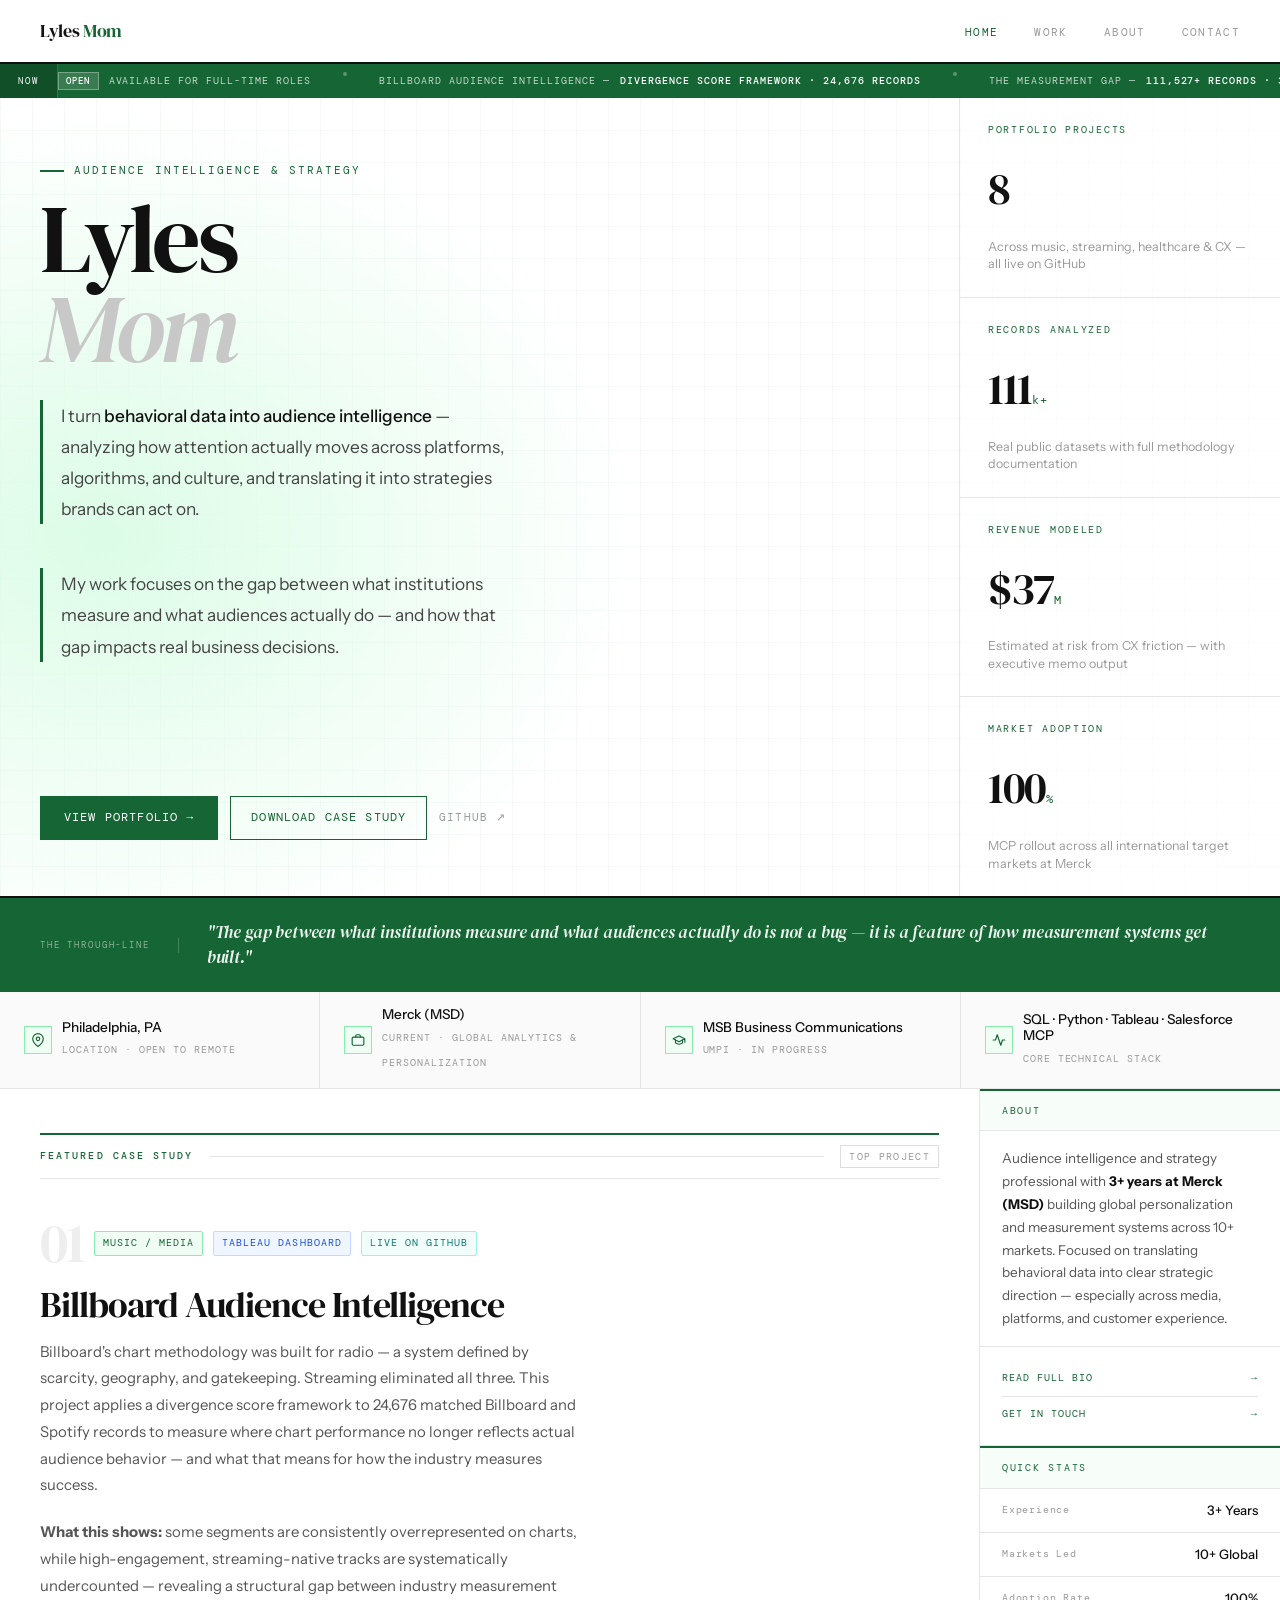
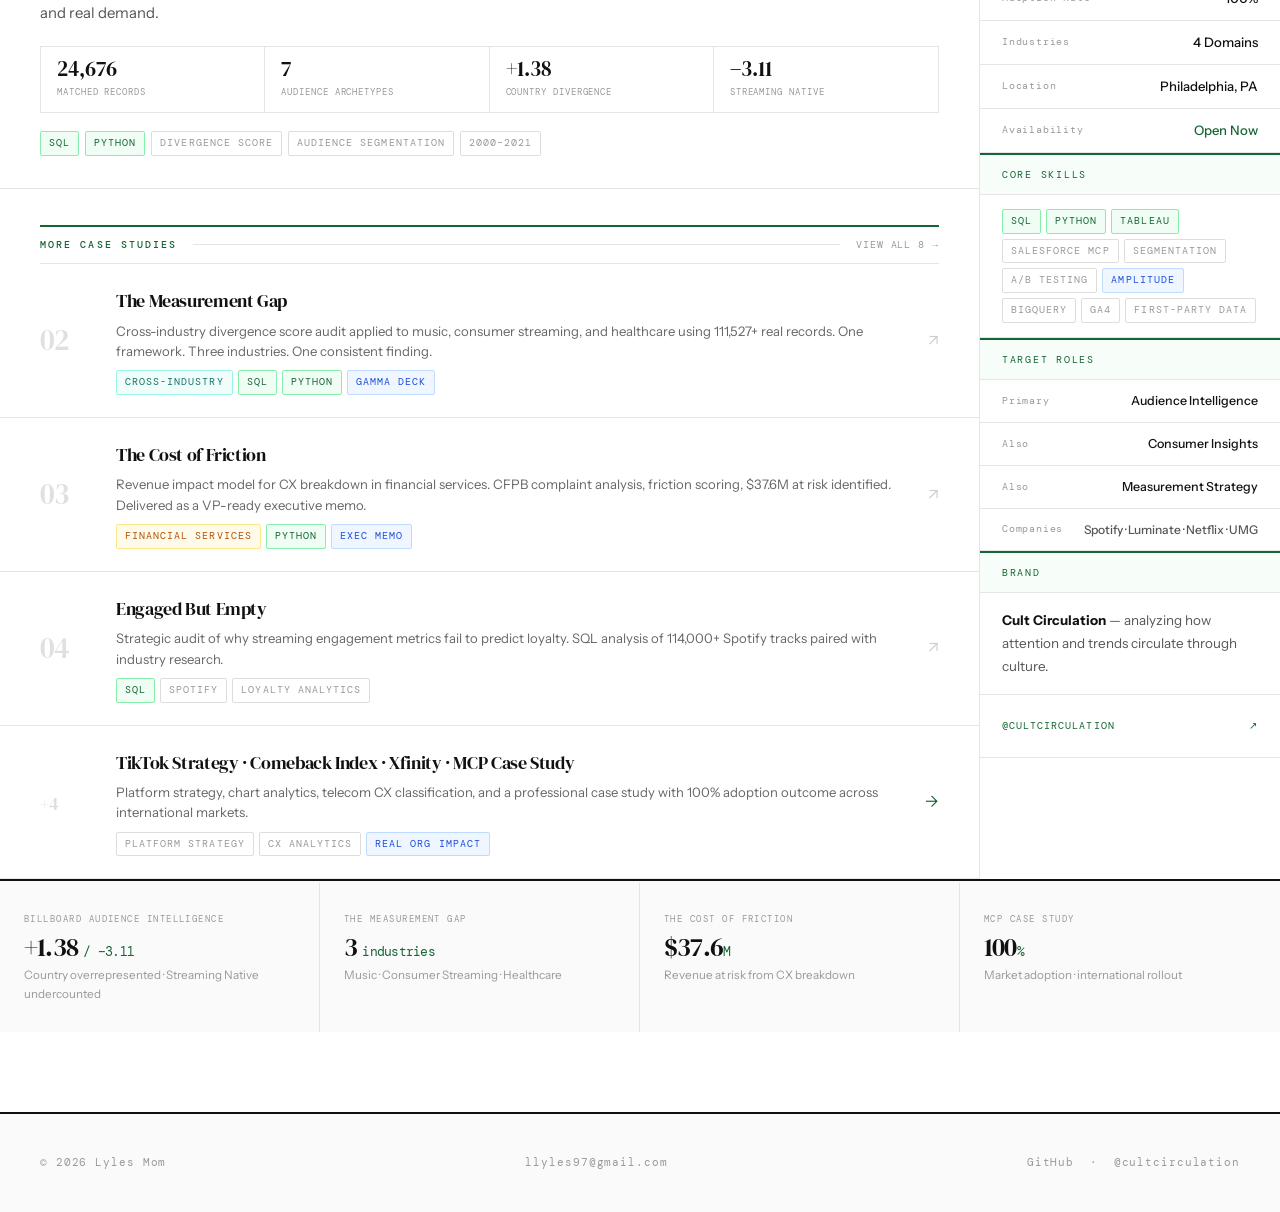
<file: index.html>
<!DOCTYPE html>
<html lang="en">
<head>
  <meta charset="UTF-8"/>
  <meta name="viewport" content="width=device-width, initial-scale=1.0"/>
  <title>Lyles Mom — Audience Intelligence & Personalization Strategist</title>
  <meta name="description" content="Audience Intelligence & Personalization Strategist — 3+ years at Fortune 500, 8 portfolio projects, $37.6M revenue modeled."/>
  <link rel="stylesheet" href="style.css"/>
  <style>

    /* ── Ticker ─────────────────────────────────────────────── */
    .ticker {
      background: #166534;
      padding: 0;
      height: 34px;
      display: flex;
      align-items: stretch;
      overflow: hidden;
      position: sticky;
      top: var(--nav-h);
      z-index: 90;
    }
    .ticker-label {
      font-family: var(--mono);
      font-size: 0.58rem;
      letter-spacing: 0.2em;
      text-transform: uppercase;
      color: white;
      background: rgba(0,0,0,0.22);
      padding: 0 18px;
      display: flex;
      align-items: center;
      flex-shrink: 0;
      border-right: 1px solid rgba(255,255,255,0.18);
      white-space: nowrap;
    }
    .ticker-overflow { overflow: hidden; flex: 1; display: flex; align-items: center; }
    .ticker-track {
      display: flex;
      animation: tickerMove 38s linear infinite;
      white-space: nowrap;
    }
    .ticker-track:hover { animation-play-state: paused; }
    @keyframes tickerMove { from { transform: translateX(0); } to { transform: translateX(-50%); } }
    .ticker-item {
      font-family: var(--mono);
      font-size: 0.62rem;
      letter-spacing: 0.1em;
      text-transform: uppercase;
      color: rgba(255,255,255,0.75);
      padding: 0 32px 0 0;
      display: flex;
      align-items: center;
      gap: 10px;
    }
    .ticker-item span { color: white; font-weight: 500; }
    .ticker-sep {
      width: 4px; height: 4px;
      background: rgba(255,255,255,0.3);
      border-radius: 50%;
      flex-shrink: 0;
      margin-right: 32px;
    }
    .ticker-pill {
      font-family: var(--mono);
      font-size: 0.55rem;
      letter-spacing: 0.14em;
      text-transform: uppercase;
      background: rgba(255,255,255,0.15);
      border: 1px solid rgba(255,255,255,0.3);
      color: white;
      padding: 1px 7px;
      flex-shrink: 0;
    }

    /* ── Hero ───────────────────────────────────────────────── */
    .hero {
      display: grid;
      grid-template-columns: 1fr 320px;
      border-bottom: 2px solid var(--black);
      min-height: calc(100vh - var(--nav-h) - 36px);
      background-color: #ffffff;
      background-image:
        radial-gradient(ellipse 70% 90% at 8% 55%, #dcfce7 0%, transparent 60%),
        linear-gradient(#16653309 1px, transparent 1px),
        linear-gradient(90deg, #16653309 1px, transparent 1px);
      background-size: auto, 32px 32px, 32px 32px;
    }

    .hero-main {
      padding: 64px 48px 56px 40px;
      border-right: 1px solid var(--border);
      display: flex;
      flex-direction: column;
      justify-content: space-between;
    }

    /* Value prop — the 2-second hook */
    .hero-hook {
      font-family: var(--mono);
      font-size: 0.68rem;
      letter-spacing: 0.18em;
      text-transform: uppercase;
      color: #166534;
      display: flex;
      align-items: center;
      gap: 10px;
      margin-bottom: 16px;
    }
    .hero-hook::before {
      content: '';
      display: inline-block;
      width: 24px;
      height: 2px;
      background: #166534;
      flex-shrink: 0;
    }

    .hero-name {
      font-family: var(--serif);
      font-size: clamp(3.8rem, 7.5vw, 6.8rem);
      font-weight: 400;
      line-height: 0.92;
      letter-spacing: -0.04em;
      color: var(--black);
      margin-bottom: 28px;
    }
    .hero-name em { font-style: italic; color: #c8c8c8; }

    .hero-thesis {
      font-size: 1.08rem;
      line-height: 1.8;
      color: #444444;
      max-width: 480px;
      margin-bottom: 44px;
      border-left: 3px solid #166534;
      padding-left: 18px;
    }
    .hero-thesis strong { color: var(--black); font-weight: 500; }

    .hero-cta {
      display: flex;
      gap: 12px;
      flex-wrap: wrap;
      align-items: center;
    }

    .cta-primary {
      display: inline-flex;
      align-items: center;
      gap: 8px;
      font-family: var(--mono);
      font-size: 0.72rem;
      letter-spacing: 0.1em;
      text-transform: uppercase;
      padding: 13px 24px;
      background: #166534;
      color: white;
      transition: background 0.2s;
      text-decoration: none;
    }
    .cta-primary:hover { background: #14532d; }

    .cta-secondary {
      display: inline-flex;
      align-items: center;
      gap: 8px;
      font-family: var(--mono);
      font-size: 0.72rem;
      letter-spacing: 0.1em;
      text-transform: uppercase;
      padding: 12px 20px;
      border: 1.5px solid #166534;
      color: #166534;
      transition: all 0.2s;
      text-decoration: none;
    }
    .cta-secondary:hover { background: #f0fdf4; }

    .cta-ghost {
      font-family: var(--mono);
      font-size: 0.7rem;
      letter-spacing: 0.1em;
      text-transform: uppercase;
      color: #999999;
      text-decoration: none;
      transition: color 0.2s;
      padding: 12px 0;
    }
    .cta-ghost:hover { color: var(--black); }

    /* Hero sidebar — stats */
    .hero-sidebar {
      display: flex;
      flex-direction: column;
      background: rgba(255,255,255,0.6);
    }

    .stat-block {
      padding: 24px 28px;
      border-bottom: 1px solid var(--border);
      flex: 1;
      display: flex;
      flex-direction: column;
      justify-content: space-between;
      transition: background 0.15s;
    }
    .stat-block:last-child { border-bottom: none; }
    .stat-block:hover { background: #f7fef9; }

    .stat-label {
      font-family: var(--mono);
      font-size: 0.6rem;
      letter-spacing: 0.18em;
      text-transform: uppercase;
      color: #166534;
      display: block;
      margin-bottom: 12px;
    }

    .stat-number {
      font-family: var(--serif);
      font-size: 2.8rem;
      font-weight: 400;
      color: var(--black);
      line-height: 1;
      letter-spacing: -0.03em;
    }
    .stat-number sub {
      font-family: var(--mono);
      font-size: 0.75rem;
      color: #166534;
      vertical-align: baseline;
      letter-spacing: 0.05em;
    }

    .stat-desc {
      font-size: 0.78rem;
      color: #999999;
      margin-top: 8px;
      line-height: 1.4;
    }

    /* ── Green thesis strip ─────────────────────────────────── */
    .thesis-strip {
      background: #166534;
      padding: 22px 40px;
      display: flex;
      align-items: center;
      gap: 28px;
    }
    .ts-label {
      font-family: var(--mono);
      font-size: 0.58rem;
      letter-spacing: 0.2em;
      text-transform: uppercase;
      color: rgba(255,255,255,0.5);
      flex-shrink: 0;
      border-right: 1px solid rgba(255,255,255,0.2);
      padding-right: 28px;
    }
    .ts-text {
      font-family: var(--serif);
      font-size: 1.05rem;
      font-style: italic;
      color: rgba(255,255,255,0.92);
      line-height: 1.5;
      letter-spacing: -0.01em;
    }

    /* ── Quick facts bar ────────────────────────────────────── */
    .facts-bar {
      display: flex;
      border-bottom: 1px solid var(--border);
      background: #fafafa;
    }
    .fact-cell {
      flex: 1;
      padding: 14px 24px;
      border-right: 1px solid var(--border);
      display: flex;
      align-items: center;
      gap: 10px;
    }
    .fact-cell:last-child { border-right: none; }
    .fact-icon {
      width: 28px;
      height: 28px;
      background: #f0fdf4;
      border: 1px solid #86efac;
      display: flex;
      align-items: center;
      justify-content: center;
      font-size: 13px;
      flex-shrink: 0;
    }
    .fact-text { }
    .fact-val { font-size: 0.85rem; font-weight: 500; color: var(--black); display: block; line-height: 1.2; }
    .fact-key { font-family: var(--mono); font-size: 0.6rem; letter-spacing: 0.1em; text-transform: uppercase; color: #999999; }

    /* ── Two-col content ────────────────────────────────────── */
    .content-grid { display: grid; grid-template-columns: 1fr 300px; }
    .content-main { border-right: 1px solid var(--border); }
    .section-bar-wrap { padding: 0 40px; margin-top: 44px; }

    /* Cover story */
    .cover-story {
      display: block;
      padding: 36px 40px 32px;
      border-bottom: 1px solid var(--border);
      text-decoration: none;
      color: inherit;
      transition: background 0.15s;
      position: relative;
    }
    .cover-story::before {
      content: '';
      position: absolute;
      left: 0; top: 0; bottom: 0;
      width: 0;
      background: #166534;
      transition: width 0.2s;
    }
    .cover-story:hover::before { width: 3px; }
    .cover-story:hover { background: #f7fef9; }
    .cover-story:hover .cover-title { color: #166534; }

    .cover-eyebrow {
      display: flex;
      align-items: center;
      gap: 10px;
      margin-bottom: 14px;
    }
    .cover-num {
      font-family: var(--serif);
      font-size: 3.5rem;
      font-weight: 400;
      color: #eeeeee;
      line-height: 1;
      letter-spacing: -0.04em;
    }

    .cover-title {
      font-family: var(--serif);
      font-size: clamp(1.7rem, 2.8vw, 2.4rem);
      font-weight: 400;
      letter-spacing: -0.03em;
      line-height: 1.1;
      color: var(--black);
      margin-bottom: 14px;
      transition: color 0.2s;
    }

    .cover-desc {
      font-size: 0.93rem;
      color: #555555;
      line-height: 1.8;
      max-width: 540px;
      margin-bottom: 20px;
    }

    .cover-stats {
      display: grid;
      grid-template-columns: repeat(4, 1fr);
      gap: 0;
      border: 1px solid var(--border);
      margin-bottom: 18px;
    }
    .cs-cell {
      padding: 12px 16px;
      border-right: 1px solid var(--border);
    }
    .cs-cell:last-child { border-right: none; }
    .cs-n { font-family: var(--serif); font-size: 1.3rem; color: var(--black); line-height: 1; }
    .cs-l { font-family: var(--mono); font-size: 0.58rem; letter-spacing: 0.1em; text-transform: uppercase; color: #999999; margin-top: 5px; }

    /* Project list */
    .proj-item {
      display: grid;
      grid-template-columns: 56px 1fr auto;
      gap: 20px;
      padding: 22px 40px;
      border-bottom: 1px solid var(--border);
      text-decoration: none;
      color: inherit;
      transition: background 0.15s;
      align-items: center;
      position: relative;
    }
    .proj-item::before {
      content: '';
      position: absolute;
      left: 0; top: 0; bottom: 0;
      width: 0;
      background: #166534;
      transition: width 0.2s;
    }
    .proj-item:hover::before { width: 3px; }
    .proj-item:hover { background: #f7fef9; }
    .proj-item:hover .pi-title { color: #166534; }

    .pi-num {
      font-family: var(--serif);
      font-size: 1.8rem;
      font-weight: 400;
      color: #e0e0e0;
      line-height: 1;
      letter-spacing: -0.03em;
    }
    .pi-body { }
    .pi-title {
      font-family: var(--serif);
      font-size: 1.15rem;
      font-weight: 400;
      letter-spacing: -0.02em;
      transition: color 0.2s;
      margin-bottom: 5px;
    }
    .pi-desc { font-size: 0.82rem; color: #666666; line-height: 1.55; margin-bottom: 9px; }
    .pi-tags { display: flex; gap: 5px; flex-wrap: wrap; }
    .pi-arrow { font-size: 1rem; color: #cccccc; transition: all 0.2s; flex-shrink: 0; }
    .proj-item:hover .pi-arrow { color: #166534; transform: translate(3px,-3px); }

    /* Sidebar */
    .content-sidebar { }
    .sb-section { border-bottom: 1px solid var(--border); }
    .sb-head {
      padding: 12px 22px;
      border-top: 2px solid #166534;
      border-bottom: 1px solid var(--border);
      background: #f7fef9;
      display: flex;
      align-items: center;
      justify-content: space-between;
    }
    .sb-head span { font-family: var(--mono); font-size: 0.6rem; letter-spacing: 0.18em; text-transform: uppercase; color: #166534; }
    .sb-bio { padding: 16px 22px; font-size: 0.84rem; color: #555555; line-height: 1.7; border-bottom: 1px solid var(--border); }
    .sb-bio strong { color: var(--black); }
    .sb-cta { padding: 14px 22px; }
    .sb-link {
      display: flex;
      align-items: center;
      justify-content: space-between;
      font-family: var(--mono);
      font-size: 0.65rem;
      letter-spacing: 0.1em;
      text-transform: uppercase;
      color: #166534;
      text-decoration: none;
      padding: 9px 0;
      border-bottom: 1px solid var(--border);
      transition: color 0.15s;
    }
    .sb-link:last-child { border-bottom: none; }
    .sb-link:hover { color: #14532d; }

    .metric-list { list-style: none; }
    .metric-row {
      display: flex;
      justify-content: space-between;
      align-items: center;
      padding: 11px 22px;
      border-bottom: 1px solid var(--border);
      font-size: 0.82rem;
    }
    .metric-row:last-child { border-bottom: none; }
    .mk { font-family: var(--mono); font-size: 0.62rem; letter-spacing: 0.08em; color: #999999; }
    .mv { color: var(--black); font-weight: 500; }

    .skill-grid { padding: 14px 22px; display: flex; flex-wrap: wrap; gap: 5px; }

    /* ── Bottom stat strip ──────────────────────────────────── */
    .bottom-strip {
      display: grid;
      grid-template-columns: repeat(4, 1fr);
      border-top: 2px solid var(--black);
      background: #fafafa;
    }
    .bc {
      padding: 28px 24px;
      border-right: 1px solid var(--border);
      border-top: 3px solid transparent;
      transition: all 0.15s;
    }
    .bc:last-child { border-right: none; }
    .bc:hover { border-top-color: #166534; background: #f0fdf4; }
    .bc-label { font-family: var(--mono); font-size: 0.57rem; letter-spacing: 0.16em; text-transform: uppercase; color: #999999; display: block; margin-bottom: 8px; }
    .bc-val { font-family: var(--serif); font-size: 1.6rem; font-weight: 400; color: var(--black); letter-spacing: -0.03em; line-height: 1; }
    .bc-val em { font-style: normal; color: #166534; font-family: var(--mono); font-size: 0.82rem; }
    .bc-sub { font-size: 0.73rem; color: #999999; margin-top: 6px; }

    @media (max-width: 960px) {
      .hero { grid-template-columns: 1fr; min-height: auto; }
      .hero-sidebar { display: none; }
      .hero-main { padding: 48px 24px 40px; }
      .content-grid { grid-template-columns: 1fr; }
      .content-sidebar { display: none; }
      .cover-story { padding: 28px 24px; }
      .proj-item { grid-template-columns: 44px 1fr; padding: 18px 24px; }
      .pi-arrow { display: none; }
      .bottom-strip { grid-template-columns: 1fr 1fr; }
      .facts-bar { flex-wrap: wrap; }
      .fact-cell { min-width: 50%; }
      .ticker-label { padding: 0 12px; font-size: 0.52rem; }
      .section-bar-wrap { padding: 0 24px; }
      .thesis-strip { padding: 18px 24px; gap: 16px; }
      .ts-label { display: none; }
    }
  </style>
</head>
<body>

<nav>
  <a class="nav-logo" href="index.html">Lyles <span>Mom</span></a>
  <ul class="nav-links">
    <li><a href="index.html" class="active">Home</a></li>
    <li><a href="work.html">Work</a></li>
    <li><a href="about.html">About</a></li>
    <li><a href="contact.html">Contact</a></li>
  </ul>
</nav>

<main class="page">

  <!-- Ticker -->
  <div class="ticker">
    <span class="ticker-label">Now</span>
    <div class="ticker-overflow">
      <div class="ticker-track">
        <span class="ticker-item"><span class="ticker-pill">Open</span> Available for full-time roles</span>
        <span class="ticker-sep"></span>
        <span class="ticker-item">Billboard Audience Intelligence — <span>Divergence Score Framework · 24,676 records</span></span>
        <span class="ticker-sep"></span>
        <span class="ticker-item">The Measurement Gap — <span>111,527+ records · 3 industries</span></span>
        <span class="ticker-sep"></span>
        <span class="ticker-item">The Cost of Friction — <span>$37.6M revenue at risk modeled</span></span>
        <span class="ticker-sep"></span>
        <span class="ticker-item">MCP Case Study — <span>100% market adoption across all targets</span></span>
        <span class="ticker-sep"></span>
        <span class="ticker-item">Targeting — <span>Spotify · Luminate · Billboard · UMG · Netflix</span></span>
        <span class="ticker-sep"></span>
        <!-- duplicate for seamless loop -->
        <span class="ticker-item"><span class="ticker-pill">Open</span> Available for full-time roles</span>
        <span class="ticker-sep"></span>
        <span class="ticker-item">Billboard Audience Intelligence — <span>Divergence Score Framework · 24,676 records</span></span>
        <span class="ticker-sep"></span>
        <span class="ticker-item">The Measurement Gap — <span>111,527+ records · 3 industries</span></span>
        <span class="ticker-sep"></span>
        <span class="ticker-item">The Cost of Friction — <span>$37.6M revenue at risk modeled</span></span>
        <span class="ticker-sep"></span>
        <span class="ticker-item">MCP Case Study — <span>100% market adoption across all targets</span></span>
        <span class="ticker-sep"></span>
        <span class="ticker-item">Targeting — <span>Spotify · Luminate · Billboard · UMG · Netflix</span></span>
        <span class="ticker-sep"></span>
      </div>
    </div>
  </div>

  <!-- Hero -->
  <section class="hero">
    <div class="hero-main fade-up">
      <div>
        <div class="hero-hook">Audience Intelligence & Strategy</div>
        <h1 class="hero-name">Lyles<br/><em>Mom</em></h1>
        <p class="hero-thesis">
          I turn <strong>behavioral data into audience intelligence</strong> —
          analyzing how attention actually moves across platforms, algorithms, and culture,
          and translating it into strategies brands can act on.
        </p>

        <p class="hero-thesis" style="margin-top:18px;">
          My work focuses on the gap between what institutions measure and what audiences actually do —
          and how that gap impacts real business decisions.
        </p>
      </div>
      <div class="hero-cta">
        <a href="work.html" class="cta-primary">View Portfolio →</a>
        <a href="about.html#case-study" class="cta-secondary">Download Case Study</a>
        <a href="https://github.com/llyles97-cmyk" target="_blank" class="cta-ghost">GitHub ↗</a>
      </div>
    </div>

    <div class="hero-sidebar fade-up delay-2">
      <div class="stat-block">
        <span class="stat-label">Portfolio Projects</span>
        <div class="stat-number">8</div>
        <div class="stat-desc">Across music, streaming, healthcare & CX — all live on GitHub</div>
      </div>
      <div class="stat-block">
        <span class="stat-label">Records Analyzed</span>
        <div class="stat-number">111<sub>k+</sub></div>
        <div class="stat-desc">Real public datasets with full methodology documentation</div>
      </div>
      <div class="stat-block">
        <span class="stat-label">Revenue Modeled</span>
        <div class="stat-number">$37<sub>M</sub></div>
        <div class="stat-desc">Estimated at risk from CX friction — with executive memo output</div>
      </div>
      <div class="stat-block">
        <span class="stat-label">Market Adoption</span>
        <div class="stat-number">100<sub>%</sub></div>
        <div class="stat-desc">MCP rollout across all international target markets at Merck</div>
      </div>
    </div>
  </section>

  <!-- Thesis strip -->
  <div class="thesis-strip">
    <span class="ts-label">The Through-Line</span>
    <p class="ts-text">"The gap between what institutions measure and what audiences actually do is not a bug — it is a feature of how measurement systems get built."</p>
  </div>

  <!-- Quick facts bar -->
  <div class="facts-bar">
    <div class="fact-cell">
      <div class="fact-icon">
        <svg width="14" height="14" viewBox="0 0 24 24" fill="none" stroke="#166534" stroke-width="2" stroke-linecap="round" stroke-linejoin="round">
          <path d="M21 10c0 7-9 13-9 13s-9-6-9-13a9 9 0 0 1 18 0z"/><circle cx="12" cy="10" r="3"/>
        </svg>
      </div>
      <div class="fact-text"><span class="fact-val">Philadelphia, PA</span><span class="fact-key">Location · Open to Remote</span></div>
    </div>
    <div class="fact-cell">
      <div class="fact-icon">
        <svg width="14" height="14" viewBox="0 0 24 24" fill="none" stroke="#166534" stroke-width="2" stroke-linecap="round" stroke-linejoin="round">
          <rect x="2" y="7" width="20" height="14" rx="2"/><path d="M16 7V5a2 2 0 0 0-2-2h-4a2 2 0 0 0-2 2v2"/>
        </svg>
      </div>
      <div class="fact-text"><span class="fact-val">Merck (MSD)</span><span class="fact-key">Current · Global Analytics & Personalization</span></div>
    </div>
    <div class="fact-cell">
      <div class="fact-icon">
        <svg width="14" height="14" viewBox="0 0 24 24" fill="none" stroke="#166534" stroke-width="2" stroke-linecap="round" stroke-linejoin="round">
          <path d="M22 10v6M2 10l10-5 10 5-10 5z"/><path d="M6 12v5c3 3 9 3 12 0v-5"/>
        </svg>
      </div>
      <div class="fact-text"><span class="fact-val">MSB Business Communications</span><span class="fact-key">UMPI · In Progress</span></div>
    </div>
    <div class="fact-cell">
      <div class="fact-icon">
        <svg width="14" height="14" viewBox="0 0 24 24" fill="none" stroke="#166534" stroke-width="2" stroke-linecap="round" stroke-linejoin="round">
          <polyline points="22 12 18 12 15 21 9 3 6 12 2 12"/>
        </svg>
      </div>
      <div class="fact-text"><span class="fact-val">SQL · Python · Tableau · Salesforce MCP</span><span class="fact-key">Core Technical Stack</span></div>
    </div>
  </div>

  <!-- Content + Sidebar -->
  <div class="content-grid">
    <div class="content-main">

      <div class="section-bar-wrap">
        <div class="section-bar">
          <span class="section-bar-label">Featured Case Study</span>
          <div class="section-bar-line"></div>
          <span class="issue-badge">Top Project</span>
        </div>
      </div>

      <!-- Cover story -->
      <a class="cover-story" href="https://github.com/llyles97-cmyk/billboard-audience-intelligence" target="_blank">
        <div class="cover-eyebrow">
          <span class="cover-num">01</span>
          <span class="tag green">Music / Media</span>
          <span class="tag blue">Tableau Dashboard</span>
          <span class="tag teal">Live on GitHub</span>
        </div>
        <h2 class="cover-title">Billboard Audience Intelligence</h2>
        <p class="cover-desc">
          Billboard's chart methodology was built for radio — a system defined by scarcity, geography, and gatekeeping.
          Streaming eliminated all three.

          This project applies a divergence score framework to 24,676 matched Billboard and Spotify records
          to measure where chart performance no longer reflects actual audience behavior —
          and what that means for how the industry measures success.
        </p>

        <p class="cover-desc" style="margin-top:10px;">
          <strong>What this shows:</strong> some segments are consistently overrepresented on charts,
          while high-engagement, streaming-native tracks are systematically undercounted —
          revealing a structural gap between industry measurement and real demand.
        </p>
        <div class="cover-stats">
          <div class="cs-cell"><div class="cs-n">24,676</div><div class="cs-l">Matched Records</div></div>
          <div class="cs-cell"><div class="cs-n">7</div><div class="cs-l">Audience Archetypes</div></div>
          <div class="cs-cell"><div class="cs-n">+1.38</div><div class="cs-l">Country Divergence</div></div>
          <div class="cs-cell"><div class="cs-n">−3.11</div><div class="cs-l">Streaming Native</div></div>
        </div>
        <div style="display:flex;gap:6px;flex-wrap:wrap;">
          <span class="tag green">SQL</span><span class="tag green">Python</span>
          <span class="tag">Divergence Score</span><span class="tag">Audience Segmentation</span><span class="tag">2000–2021</span>
        </div>
      </a>

      <!-- Section bar -->
      <div class="section-bar-wrap" style="margin-top:36px;">
        <div class="section-bar">
          <span class="section-bar-label">More Case Studies</span>
          <div class="section-bar-line"></div>
          <a href="work.html" style="font-family:var(--mono);font-size:0.6rem;letter-spacing:.1em;text-transform:uppercase;color:#999;text-decoration:none;transition:color .2s" onmouseover="this.style.color='#166534'" onmouseout="this.style.color='#999'">View All 8 →</a>
        </div>
      </div>

      <a class="proj-item" href="https://github.com/llyles97-cmyk/measurement-gap" target="_blank">
        <span class="pi-num">02</span>
        <div class="pi-body">
          <h3 class="pi-title">The Measurement Gap</h3>
          <p class="pi-desc">Cross-industry divergence score audit applied to music, consumer streaming, and healthcare using 111,527+ real records. One framework. Three industries. One consistent finding.</p>
          <div class="pi-tags"><span class="tag teal">Cross-Industry</span><span class="tag green">SQL</span><span class="tag green">Python</span><span class="tag blue">Gamma Deck</span></div>
        </div>
        <span class="pi-arrow">↗</span>
      </a>

      <a class="proj-item" href="https://github.com/llyles97-cmyk/cost-of-friction" target="_blank">
        <span class="pi-num">03</span>
        <div class="pi-body">
          <h3 class="pi-title">The Cost of Friction</h3>
          <p class="pi-desc">Revenue impact model for CX breakdown in financial services. CFPB complaint analysis, friction scoring, $37.6M at risk identified. Delivered as a VP-ready executive memo.</p>
          <div class="pi-tags"><span class="tag amber">Financial Services</span><span class="tag green">Python</span><span class="tag blue">Exec Memo</span></div>
        </div>
        <span class="pi-arrow">↗</span>
      </a>

      <a class="proj-item" href="https://github.com/llyles97-cmyk/engaged-but-empty" target="_blank">
        <span class="pi-num">04</span>
        <div class="pi-body">
          <h3 class="pi-title">Engaged But Empty</h3>
          <p class="pi-desc">Strategic audit of why streaming engagement metrics fail to predict loyalty. SQL analysis of 114,000+ Spotify tracks paired with industry research.</p>
          <div class="pi-tags"><span class="tag green">SQL</span><span class="tag">Spotify</span><span class="tag">Loyalty Analytics</span></div>
        </div>
        <span class="pi-arrow">↗</span>
      </a>

      <a class="proj-item" href="work.html">
        <span class="pi-num" style="font-size:1.1rem;color:#dddddd;padding-top:6px;">+4</span>
        <div class="pi-body">
          <h3 class="pi-title">TikTok Strategy · Comeback Index · Xfinity · MCP Case Study</h3>
          <p class="pi-desc">Platform strategy, chart analytics, telecom CX classification, and a professional case study with 100% adoption outcome across international markets.</p>
          <div class="pi-tags"><span class="tag">Platform Strategy</span><span class="tag">CX Analytics</span><span class="tag blue">Real Org Impact</span></div>
        </div>
        <span class="pi-arrow" style="color:#166534">→</span>
      </a>

    </div>

    <!-- Sidebar -->
    <div class="content-sidebar">
      <div class="sb-section">
        <div class="sb-head"><span>About</span></div>
        <div class="sb-bio">
          Audience intelligence and strategy professional with <strong>3+ years at Merck (MSD)</strong>
          building global personalization and measurement systems across 10+ markets.

          Focused on translating behavioral data into clear strategic direction —
          especially across media, platforms, and customer experience.
        </div>
        <div class="sb-cta">
          <a href="about.html" class="sb-link">Read Full Bio <span>→</span></a>
          <a href="contact.html" class="sb-link">Get in Touch <span>→</span></a>
        </div>
      </div>

      <div class="sb-section">
        <div class="sb-head"><span>Quick Stats</span></div>
        <ul class="metric-list">
          <li class="metric-row"><span class="mk">Experience</span><span class="mv">3+ Years</span></li>
          <li class="metric-row"><span class="mk">Markets Led</span><span class="mv">10+ Global</span></li>
          <li class="metric-row"><span class="mk">Adoption Rate</span><span class="mv">100%</span></li>
          <li class="metric-row"><span class="mk">Industries</span><span class="mv">4 Domains</span></li>
          <li class="metric-row"><span class="mk">Location</span><span class="mv">Philadelphia, PA</span></li>
          <li class="metric-row"><span class="mk">Availability</span><span class="mv" style="color:#166534">Open Now</span></li>
        </ul>
      </div>

      <div class="sb-section">
        <div class="sb-head"><span>Core Skills</span></div>
        <div class="skill-grid">
          <span class="tag green">SQL</span>
          <span class="tag green">Python</span>
          <span class="tag green">Tableau</span>
          <span class="tag">Salesforce MCP</span>
          <span class="tag">Segmentation</span>
          <span class="tag">A/B Testing</span>
          <span class="tag blue">Amplitude</span>
          <span class="tag">BigQuery</span>
          <span class="tag">GA4</span>
          <span class="tag">First-Party Data</span>
        </div>
      </div>

      <div class="sb-section">
        <div class="sb-head"><span>Target Roles</span></div>
        <ul class="metric-list">
          <li class="metric-row"><span class="mk">Primary</span><span class="mv" style="font-size:.78rem">Audience Intelligence</span></li>
          <li class="metric-row"><span class="mk">Also</span><span class="mv" style="font-size:.78rem">Consumer Insights</span></li>
          <li class="metric-row"><span class="mk">Also</span><span class="mv" style="font-size:.78rem">Measurement Strategy</span></li>
          <li class="metric-row"><span class="mk">Companies</span><span class="mv" style="font-size:.75rem;color:#555">Spotify · Luminate · Netflix · UMG</span></li>
        </ul>
      </div>

      <div class="sb-section">
        <div class="sb-head"><span>Brand</span></div>
        <div class="sb-bio"><strong>Cult Circulation</strong> — analyzing how attention and trends circulate through culture.</div>
        <div class="sb-cta">
          <a href="https://instagram.com/cultcirculation" target="_blank" class="sb-link">@cultcirculation <span>↗</span></a>
        </div>
      </div>
    </div>
  </div>

  <!-- Bottom strip -->
  <div class="bottom-strip">
    <div class="bc">
      <span class="bc-label">Billboard Audience Intelligence</span>
      <div class="bc-val">+1.38 <em>/ −3.11</em></div>
      <div class="bc-sub">Country overrepresented · Streaming Native undercounted</div>
    </div>
    <div class="bc">
      <span class="bc-label">The Measurement Gap</span>
      <div class="bc-val">3 <em>industries</em></div>
      <div class="bc-sub">Music · Consumer Streaming · Healthcare</div>
    </div>
    <div class="bc">
      <span class="bc-label">The Cost of Friction</span>
      <div class="bc-val">$37.6<em>M</em></div>
      <div class="bc-sub">Revenue at risk from CX breakdown</div>
    </div>
    <div class="bc">
      <span class="bc-label">MCP Case Study</span>
      <div class="bc-val">100<em>%</em></div>
      <div class="bc-sub">Market adoption · international rollout</div>
    </div>
  </div>

</main>

<footer>
  <p>© 2026 Lyles Mom</p>
  <p><a href="mailto:llyles97@gmail.com">llyles97@gmail.com</a></p>
  <p><a href="https://github.com/llyles97-cmyk" target="_blank">GitHub</a> &nbsp;·&nbsp; <a href="https://instagram.com/cultcirculation" target="_blank">@cultcirculation</a></p>
</footer>

</body>
</html>
</file>
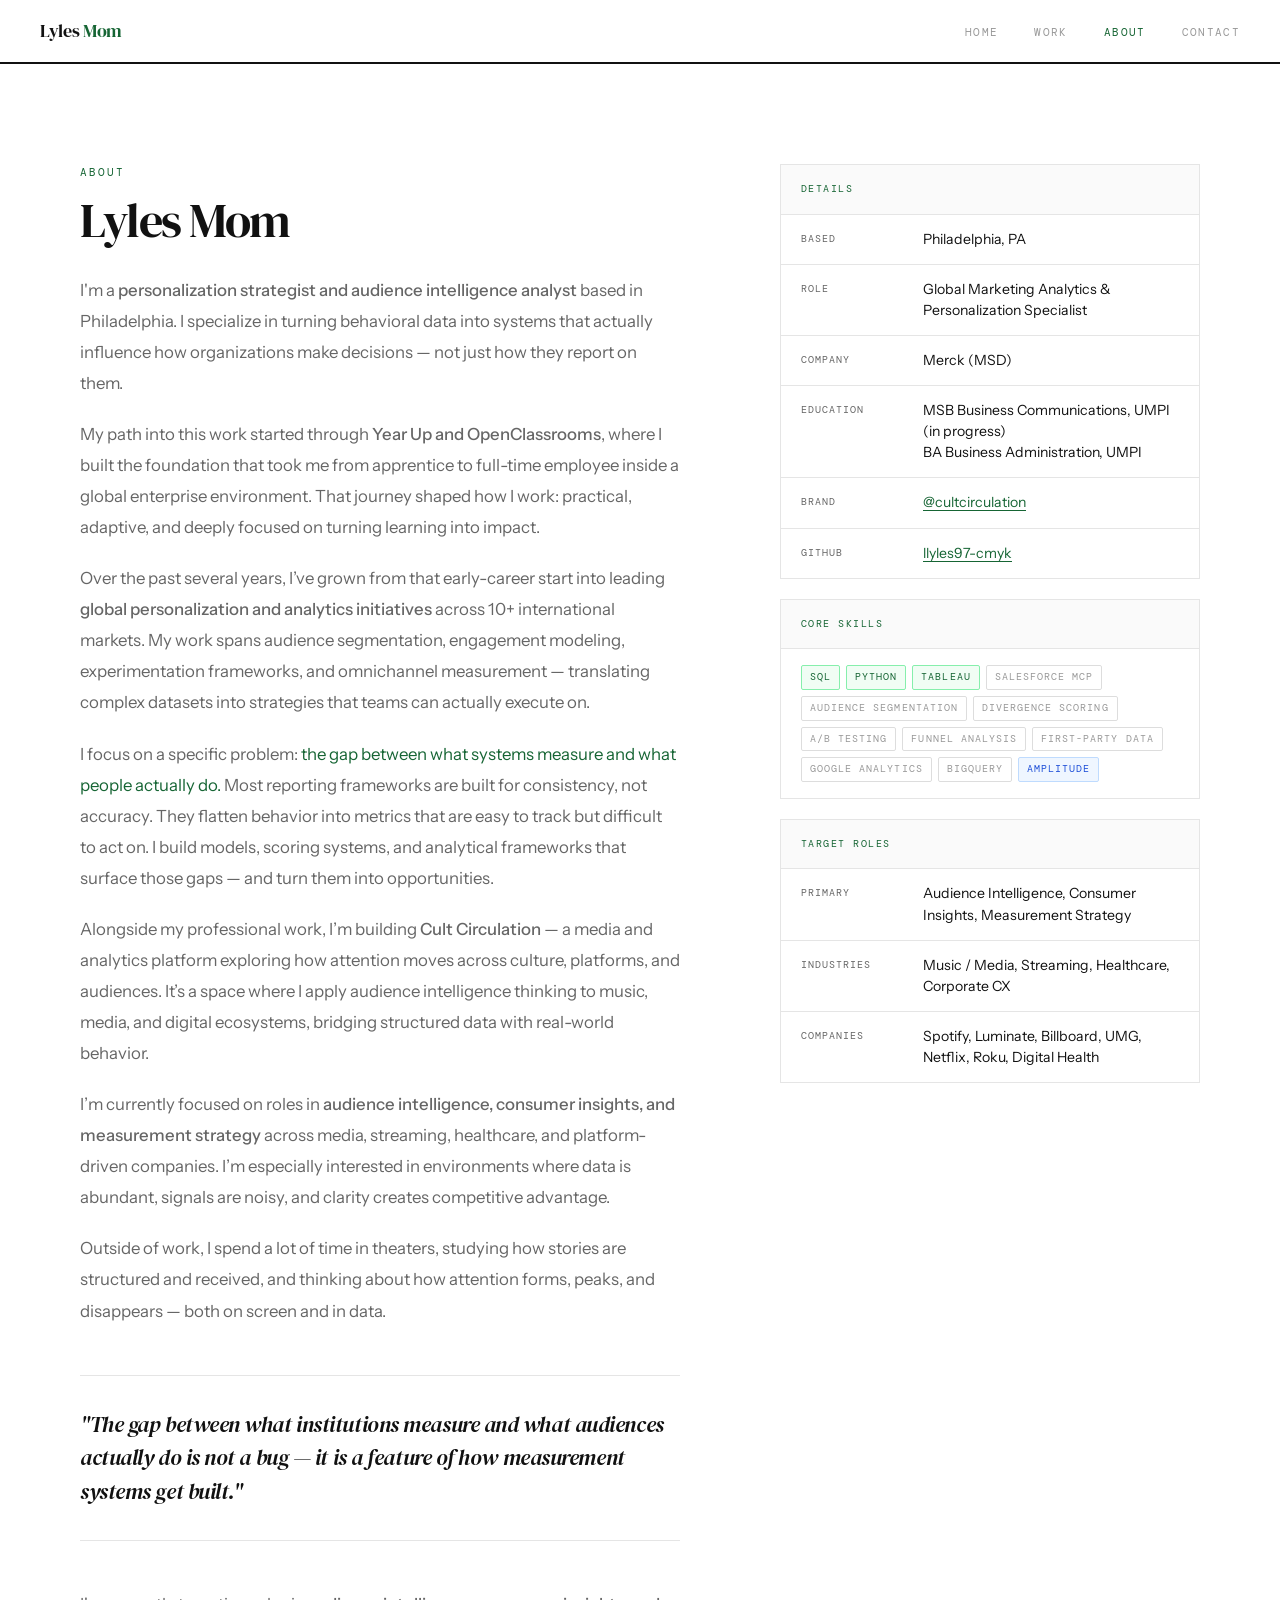
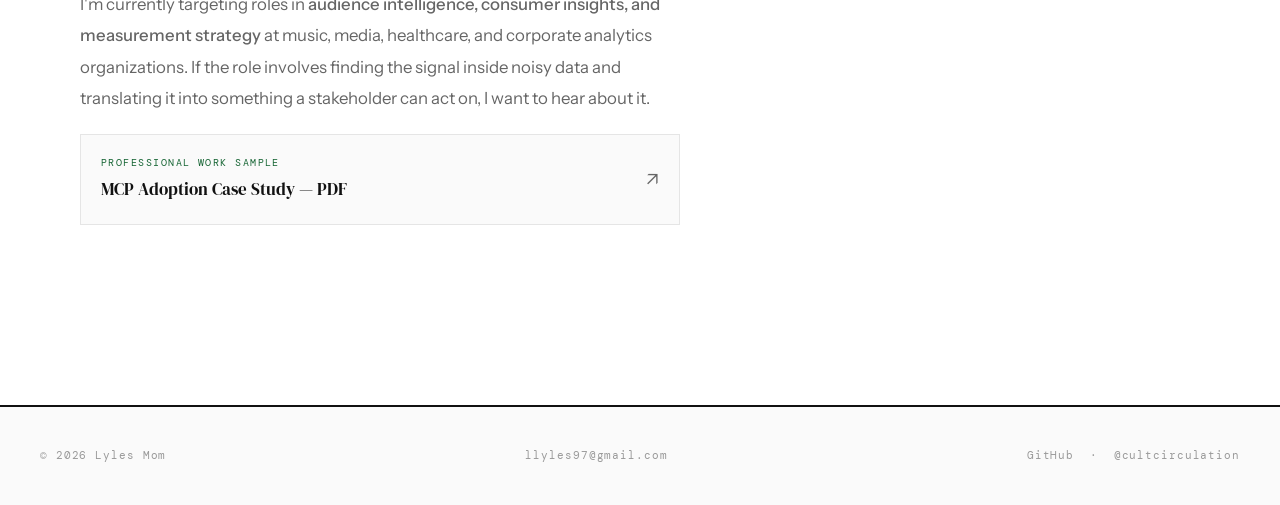
<file: about.html>
<!DOCTYPE html>
<html lang="en">
<head>
  <meta charset="UTF-8"/>
  <meta name="viewport" content="width=device-width, initial-scale=1.0"/>
  <title>About — Lyles Mom</title>
  <link rel="stylesheet" href="style.css"/>
  <style>
    .about-wrap {
      max-width: var(--max);
      margin: 0 auto;
      padding: 100px 40px;
      display: grid;
      grid-template-columns: 1fr 420px;
      gap: 100px;
      align-items: start;
    }

    .about-left { }

    .about-bio {
      font-size: 1.05rem;
      line-height: 1.85;
      color: var(--muted);
      margin-top: 28px;
    }

    .about-bio p { margin-bottom: 20px; }
    .about-bio p:last-child { margin-bottom: 0; }
    .about-bio strong { color: var(--white); font-weight: 500; }
    .about-bio em { color: var(--green); font-style: normal; }

    .about-quote {
      font-family: var(--serif);
      font-size: 1.4rem;
      font-style: italic;
      color: var(--white);
      line-height: 1.5;
      letter-spacing: -0.02em;
      padding: 32px 0;
      border-top: 1px solid var(--border);
      border-bottom: 1px solid var(--border);
      margin: 48px 0;
    }

    .about-right {
      position: sticky;
      top: calc(var(--nav-h) + 40px);
    }

    .info-block {
      border: 1px solid var(--border);
      margin-bottom: 20px;
    }

    .info-block-head {
      padding: 16px 20px;
      border-bottom: 1px solid var(--border);
      font-family: var(--mono);
      font-size: 0.65rem;
      letter-spacing: 0.14em;
      text-transform: uppercase;
      color: var(--green);
      background: var(--bg2);
    }

    .info-row {
      padding: 14px 20px;
      border-bottom: 1px solid var(--border);
      display: grid;
      grid-template-columns: 110px 1fr;
      gap: 12px;
      align-items: start;
    }

    .info-row:last-child { border-bottom: none; }

    .info-key {
      font-family: var(--mono);
      font-size: 0.65rem;
      letter-spacing: 0.1em;
      text-transform: uppercase;
      color: var(--muted);
      padding-top: 2px;
    }

    .info-val {
      font-size: 0.88rem;
      color: var(--white);
      line-height: 1.5;
    }

    .info-val a { color: var(--green); text-decoration: underline; text-underline-offset: 3px; }

    .skills-list {
      display: flex;
      flex-wrap: wrap;
      gap: 6px;
      padding: 16px 20px;
    }

    .case-study-link {
      display: flex;
      align-items: center;
      justify-content: space-between;
      padding: 20px;
      border: 1px solid var(--border);
      margin-top: 20px;
      background: var(--bg2);
      transition: all 0.2s;
      text-decoration: none;
      color: inherit;
    }

    .case-study-link:hover { border-color: var(--green); background: var(--bg3); }

    .cs-label {
      font-family: var(--mono);
      font-size: 0.65rem;
      letter-spacing: 0.14em;
      text-transform: uppercase;
      color: var(--green);
      display: block;
      margin-bottom: 6px;
    }

    .cs-title {
      font-family: var(--serif);
      font-size: 1.05rem;
      font-weight: 400;
    }

    .cs-arrow {
      font-size: 1.2rem;
      color: var(--muted);
      transition: all 0.2s;
    }

    .case-study-link:hover .cs-arrow { color: var(--green); transform: translate(4px, -4px); }

    @media (max-width: 900px) {
      .about-wrap { grid-template-columns: 1fr; padding: 60px 20px; gap: 60px; }
      .about-right { position: static; }
    }
  </style>
</head>
<body>

<nav>
  <a class="nav-logo" href="index.html">Lyles <span>Mom</span></a>
  <ul class="nav-links">
    <li><a href="index.html">Home</a></li>
    <li><a href="work.html">Work</a></li>
    <li><a href="about.html" class="active">About</a></li>
    <li><a href="contact.html">Contact</a></li>
  </ul>
</nav>

<main class="page">
  <div class="about-wrap">

    <!-- Left: Bio -->
    <div class="about-left fade-up">
      <span class="eyebrow">About</span>
      <h1 class="section-title">Lyles Mom</h1>

      <div class="about-bio">
        <p>
          I'm a <strong>personalization strategist and audience intelligence analyst</strong>
          based in Philadelphia. I specialize in turning behavioral data into systems that
          actually influence how organizations make decisions — not just how they report on them.
        </p>

        <p>
          My path into this work started through <strong>Year Up and OpenClassrooms</strong>, where I built the
          foundation that took me from apprentice to full-time employee inside a global enterprise environment.
          That journey shaped how I work: practical, adaptive, and deeply focused on turning learning into impact.
        </p>

        <p>
          Over the past several years, I’ve grown from that early-career start into leading
          <strong>global personalization and analytics initiatives</strong> across 10+ international markets.
          My work spans audience segmentation, engagement modeling, experimentation frameworks, and omnichannel
          measurement — translating complex datasets into strategies that teams can actually execute on.
        </p>

        <p>
          I focus on a specific problem: <em>the gap between what systems measure and what people actually do.</em>
          Most reporting frameworks are built for consistency, not accuracy. They flatten behavior into metrics
          that are easy to track but difficult to act on. I build models, scoring systems, and analytical
          frameworks that surface those gaps — and turn them into opportunities.
        </p>

        <p>
          Alongside my professional work, I’m building <strong>Cult Circulation</strong> — a media and analytics
          platform exploring how attention moves across culture, platforms, and audiences. It’s a space where
          I apply audience intelligence thinking to music, media, and digital ecosystems, bridging structured
          data with real-world behavior.
        </p>

        <p>
          I’m currently focused on roles in <strong>audience intelligence, consumer insights, and measurement
          strategy</strong> across media, streaming, healthcare, and platform-driven companies. I’m especially
          interested in environments where data is abundant, signals are noisy, and clarity creates
          competitive advantage.
        </p>

        <p>
          Outside of work, I spend a lot of time in theaters, studying how stories are structured and received,
          and thinking about how attention forms, peaks, and disappears — both on screen and in data.
        </p>
      </div>

      <blockquote class="about-quote fade-up delay-1">
        "The gap between what institutions measure and what audiences actually do
        is not a bug — it is a feature of how measurement systems get built."
      </blockquote>

      <div class="about-bio fade-up delay-2">
        <p>
          I'm currently targeting roles in <strong>audience intelligence, consumer insights,
          and measurement strategy</strong> at music, media, healthcare, and corporate
          analytics organizations. If the role involves finding the signal inside noisy
          data and translating it into something a stakeholder can act on, I want to hear
          about it.
        </p>
      </div>

      <!-- Case study PDF link -->
      <a class="case-study-link fade-up delay-3" href="mcp-case-study.pdf" target="_blank">
        <div>
          <span class="cs-label">Professional Work Sample</span>
          <span class="cs-title">MCP Adoption Case Study — PDF</span>
        </div>
        <span class="cs-arrow">↗</span>
      </a>
    </div>

    <!-- Right: Info sidebar -->
    <div class="about-right fade-up delay-2">

      <div class="info-block">
        <div class="info-block-head">Details</div>
        <div class="info-row">
          <span class="info-key">Based</span>
          <span class="info-val">Philadelphia, PA</span>
        </div>
        <div class="info-row">
          <span class="info-key">Role</span>
          <span class="info-val">Global Marketing Analytics & Personalization Specialist</span>
        </div>
        <div class="info-row">
          <span class="info-key">Company</span>
          <span class="info-val">Merck (MSD)</span>
        </div>
        <div class="info-row">
          <span class="info-key">Education</span>
          <span class="info-val">MSB Business Communications, UMPI (in progress)<br/>BA Business Administration, UMPI</span>
        </div>
        <div class="info-row">
          <span class="info-key">Brand</span>
          <span class="info-val"><a href="https://instagram.com/cultcirculation" target="_blank">@cultcirculation</a></span>
        </div>
        <div class="info-row">
          <span class="info-key">GitHub</span>
          <span class="info-val"><a href="https://github.com/llyles97-cmyk" target="_blank">llyles97-cmyk</a></span>
        </div>
      </div>

      <div class="info-block">
        <div class="info-block-head">Core Skills</div>
        <div class="skills-list">
          <span class="tag green">SQL</span>
          <span class="tag green">Python</span>
          <span class="tag green">Tableau</span>
          <span class="tag">Salesforce MCP</span>
          <span class="tag">Audience Segmentation</span>
          <span class="tag">Divergence Scoring</span>
          <span class="tag">A/B Testing</span>
          <span class="tag">Funnel Analysis</span>
          <span class="tag">First-Party Data</span>
          <span class="tag">Google Analytics</span>
          <span class="tag">BigQuery</span>
          <span class="tag blue">Amplitude</span>
        </div>
      </div>

      <div class="info-block">
        <div class="info-block-head">Target Roles</div>
        <div class="info-row">
          <span class="info-key">Primary</span>
          <span class="info-val">Audience Intelligence, Consumer Insights, Measurement Strategy</span>
        </div>
        <div class="info-row">
          <span class="info-key">Industries</span>
          <span class="info-val">Music / Media, Streaming, Healthcare, Corporate CX</span>
        </div>
        <div class="info-row">
          <span class="info-key">Companies</span>
          <span class="info-val">Spotify, Luminate, Billboard, UMG, Netflix, Roku, Digital Health</span>
        </div>
      </div>

    </div>
  </div>
</main>

<footer>
  <p>© 2026 Lyles Mom</p>
  <p><a href="mailto:llyles97@gmail.com">llyles97@gmail.com</a></p>
  <p><a href="https://github.com/llyles97-cmyk" target="_blank">GitHub</a> &nbsp;·&nbsp; <a href="https://instagram.com/cultcirculation" target="_blank">@cultcirculation</a></p>
</footer>

</body>
</html>
</file>
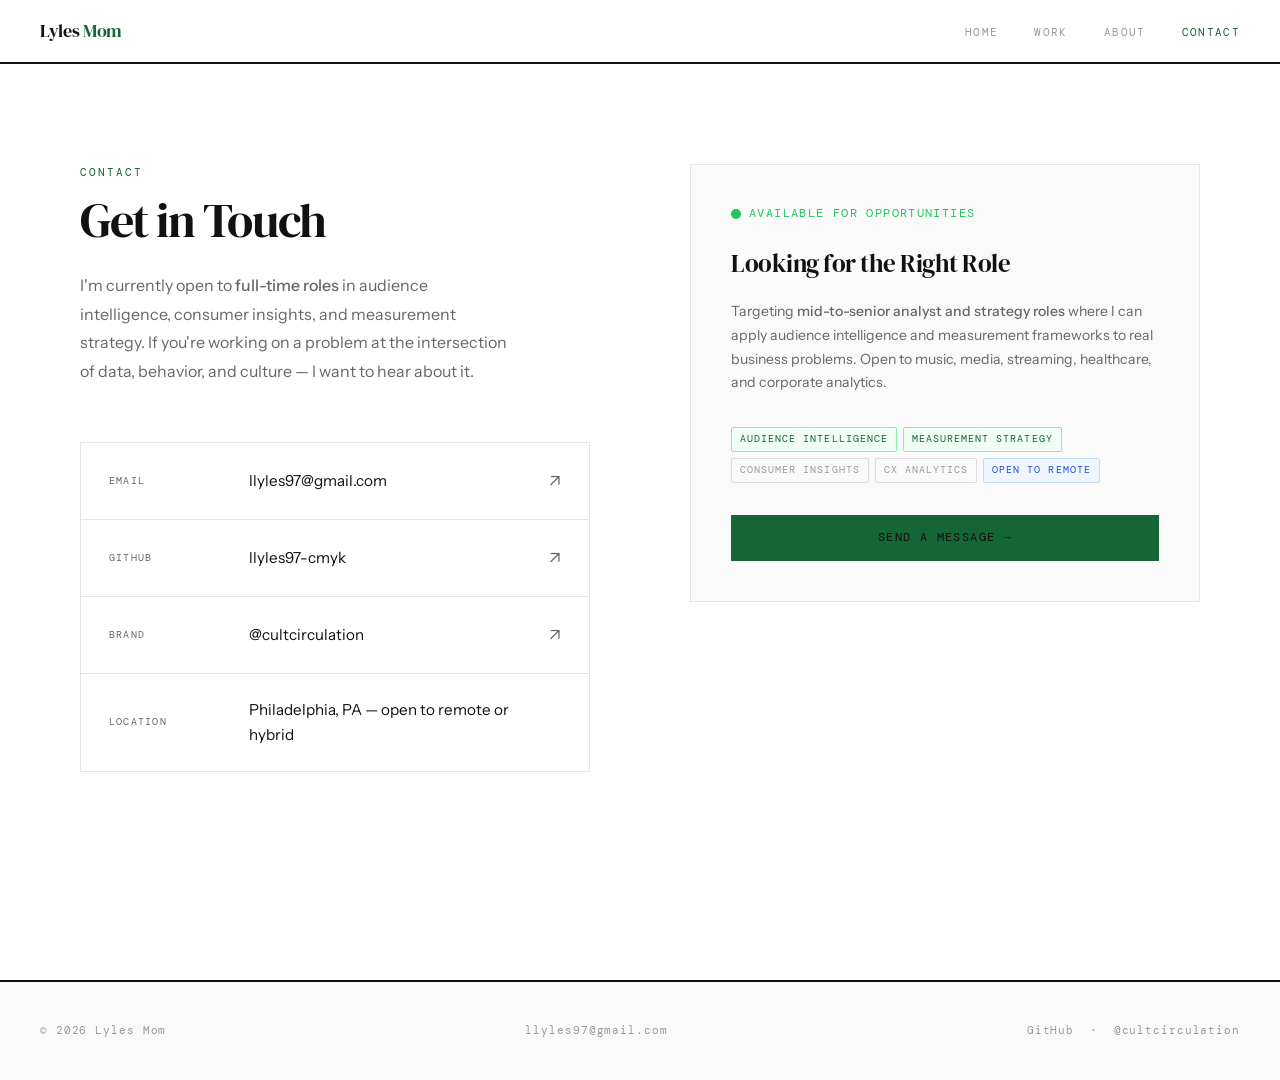
<file: contact.html>
<!DOCTYPE html>
<html lang="en">
<head>
  <meta charset="UTF-8"/>
  <meta name="viewport" content="width=device-width, initial-scale=1.0"/>
  <title>Contact — Lyles Mom</title>
  <link rel="stylesheet" href="style.css"/>
  <style>
    .contact-wrap {
      max-width: var(--max);
      margin: 0 auto;
      padding: 100px 40px;
      display: grid;
      grid-template-columns: 1fr 1fr;
      gap: 100px;
      align-items: start;
      min-height: calc(100vh - var(--nav-h) - 160px);
    }

    .contact-left { }

    .contact-desc {
      font-size: 1rem;
      color: var(--muted);
      line-height: 1.8;
      margin-top: 24px;
      max-width: 440px;
    }

    .contact-desc strong { color: var(--white); font-weight: 500; }

    .contact-channels {
      margin-top: 56px;
      display: flex;
      flex-direction: column;
      gap: 1px;
      background: var(--border);
      border: 1px solid var(--border);
    }

    .channel-row {
      background: var(--bg);
      padding: 24px 28px;
      display: grid;
      grid-template-columns: 120px 1fr auto;
      gap: 20px;
      align-items: center;
      text-decoration: none;
      color: inherit;
      transition: background 0.2s;
    }

    .channel-row:hover { background: var(--bg2); }
    .channel-row:hover .ch-arrow { color: var(--white); transform: translate(4px, -4px); }

    .ch-label {
      font-family: var(--mono);
      font-size: 0.65rem;
      letter-spacing: 0.12em;
      text-transform: uppercase;
      color: var(--muted);
    }

    .ch-value {
      font-size: 0.95rem;
      color: var(--white);
    }

    .ch-arrow {
      color: var(--muted);
      font-size: 1.1rem;
      transition: all 0.2s;
    }

    /* ── Right: availability block ─────────────────────────── */
    .contact-right {
      position: sticky;
      top: calc(var(--nav-h) + 40px);
    }

    .availability-card {
      border: 1px solid var(--border);
      padding: 40px;
      background: var(--bg2);
    }

    .avail-dot {
      width: 10px;
      height: 10px;
      background: #22c55e;
      border-radius: 50%;
      display: inline-block;
      margin-right: 8px;
      animation: pulse 2s infinite;
    }

    @keyframes pulse {
      0%, 100% { opacity: 1; }
      50% { opacity: 0.4; }
    }

    .avail-status {
      font-family: var(--mono);
      font-size: 0.72rem;
      letter-spacing: 0.12em;
      text-transform: uppercase;
      color: #22c55e;
      display: flex;
      align-items: center;
      margin-bottom: 24px;
    }

    .avail-title {
      font-family: var(--serif);
      font-size: 1.55rem;
      font-weight: 400;
      letter-spacing: -0.02em;
      line-height: 1.3;
      margin-bottom: 20px;
    }

    .avail-desc {
      font-size: 0.88rem;
      color: var(--muted);
      line-height: 1.7;
      margin-bottom: 32px;
    }

    .avail-desc strong { color: var(--white); font-weight: 500; }

    .avail-tags {
      display: flex;
      flex-wrap: wrap;
      gap: 6px;
      margin-bottom: 32px;
    }

    .avail-cta {
      display: block;
      text-align: center;
      padding: 14px;
      background: var(--green);
      color: var(--white);
      font-family: var(--mono);
      font-size: 0.72rem;
      letter-spacing: 0.12em;
      text-transform: uppercase;
      text-decoration: none;
      transition: opacity 0.2s;
    }

    .avail-cta:hover { opacity: 0.85; }

    @media (max-width: 900px) {
      .contact-wrap { grid-template-columns: 1fr; padding: 60px 20px; gap: 60px; }
      .contact-right { position: static; }
      .channel-row { grid-template-columns: 100px 1fr; }
      .ch-arrow { display: none; }
    }
  </style>
</head>
<body>

<nav>
  <a class="nav-logo" href="index.html">Lyles <span>Mom</span></a>
  <ul class="nav-links">
    <li><a href="index.html">Home</a></li>
    <li><a href="work.html">Work</a></li>
    <li><a href="about.html">About</a></li>
    <li><a href="contact.html" class="active">Contact</a></li>
  </ul>
</nav>

<main class="page">
  <div class="contact-wrap">

    <div class="contact-left fade-up">
      <span class="eyebrow">Contact</span>
      <h1 class="section-title">Get in Touch</h1>
      <p class="contact-desc">
        I'm currently open to <strong>full-time roles</strong> in audience intelligence,
        consumer insights, and measurement strategy. If you're working on a problem
        at the intersection of data, behavior, and culture — I want to hear about it.
      </p>

      <div class="contact-channels">
        <a class="channel-row" href="mailto:llyles97@gmail.com">
          <span class="ch-label">Email</span>
          <span class="ch-value">llyles97@gmail.com</span>
          <span class="ch-arrow">↗</span>
        </a>
        <a class="channel-row" href="https://github.com/llyles97-cmyk" target="_blank">
          <span class="ch-label">GitHub</span>
          <span class="ch-value">llyles97-cmyk</span>
          <span class="ch-arrow">↗</span>
        </a>
        <a class="channel-row" href="https://instagram.com/cultcirculation" target="_blank">
          <span class="ch-label">Brand</span>
          <span class="ch-value">@cultcirculation</span>
          <span class="ch-arrow">↗</span>
        </a>
        <div class="channel-row" style="cursor:default;">
          <span class="ch-label">Location</span>
          <span class="ch-value">Philadelphia, PA — open to remote or hybrid</span>
          <span class="ch-arrow" style="opacity:0;">↗</span>
        </div>
      </div>
    </div>

    <div class="contact-right fade-up delay-2">
      <div class="availability-card">
        <div class="avail-status">
          <span class="avail-dot"></span>
          Available for Opportunities
        </div>
        <h2 class="avail-title">Looking for the Right Role</h2>
        <p class="avail-desc">
          Targeting <strong>mid-to-senior analyst and strategy roles</strong> where I can apply
          audience intelligence and measurement frameworks to real business problems.
          Open to music, media, streaming, healthcare, and corporate analytics.
        </p>
        <div class="avail-tags">
          <span class="tag green">Audience Intelligence</span>
          <span class="tag green">Measurement Strategy</span>
          <span class="tag">Consumer Insights</span>
          <span class="tag">CX Analytics</span>
          <span class="tag blue">Open to Remote</span>
        </div>
        <a href="mailto:llyles97@gmail.com" class="avail-cta">Send a Message →</a>
      </div>
    </div>

  </div>
</main>

<footer>
  <p>© 2026 Lyles Mom</p>
  <p><a href="mailto:llyles97@gmail.com">llyles97@gmail.com</a></p>
  <p><a href="https://github.com/llyles97-cmyk" target="_blank">GitHub</a> &nbsp;·&nbsp; <a href="https://instagram.com/cultcirculation" target="_blank">@cultcirculation</a></p>
</footer>

</body>
</html>
</file>
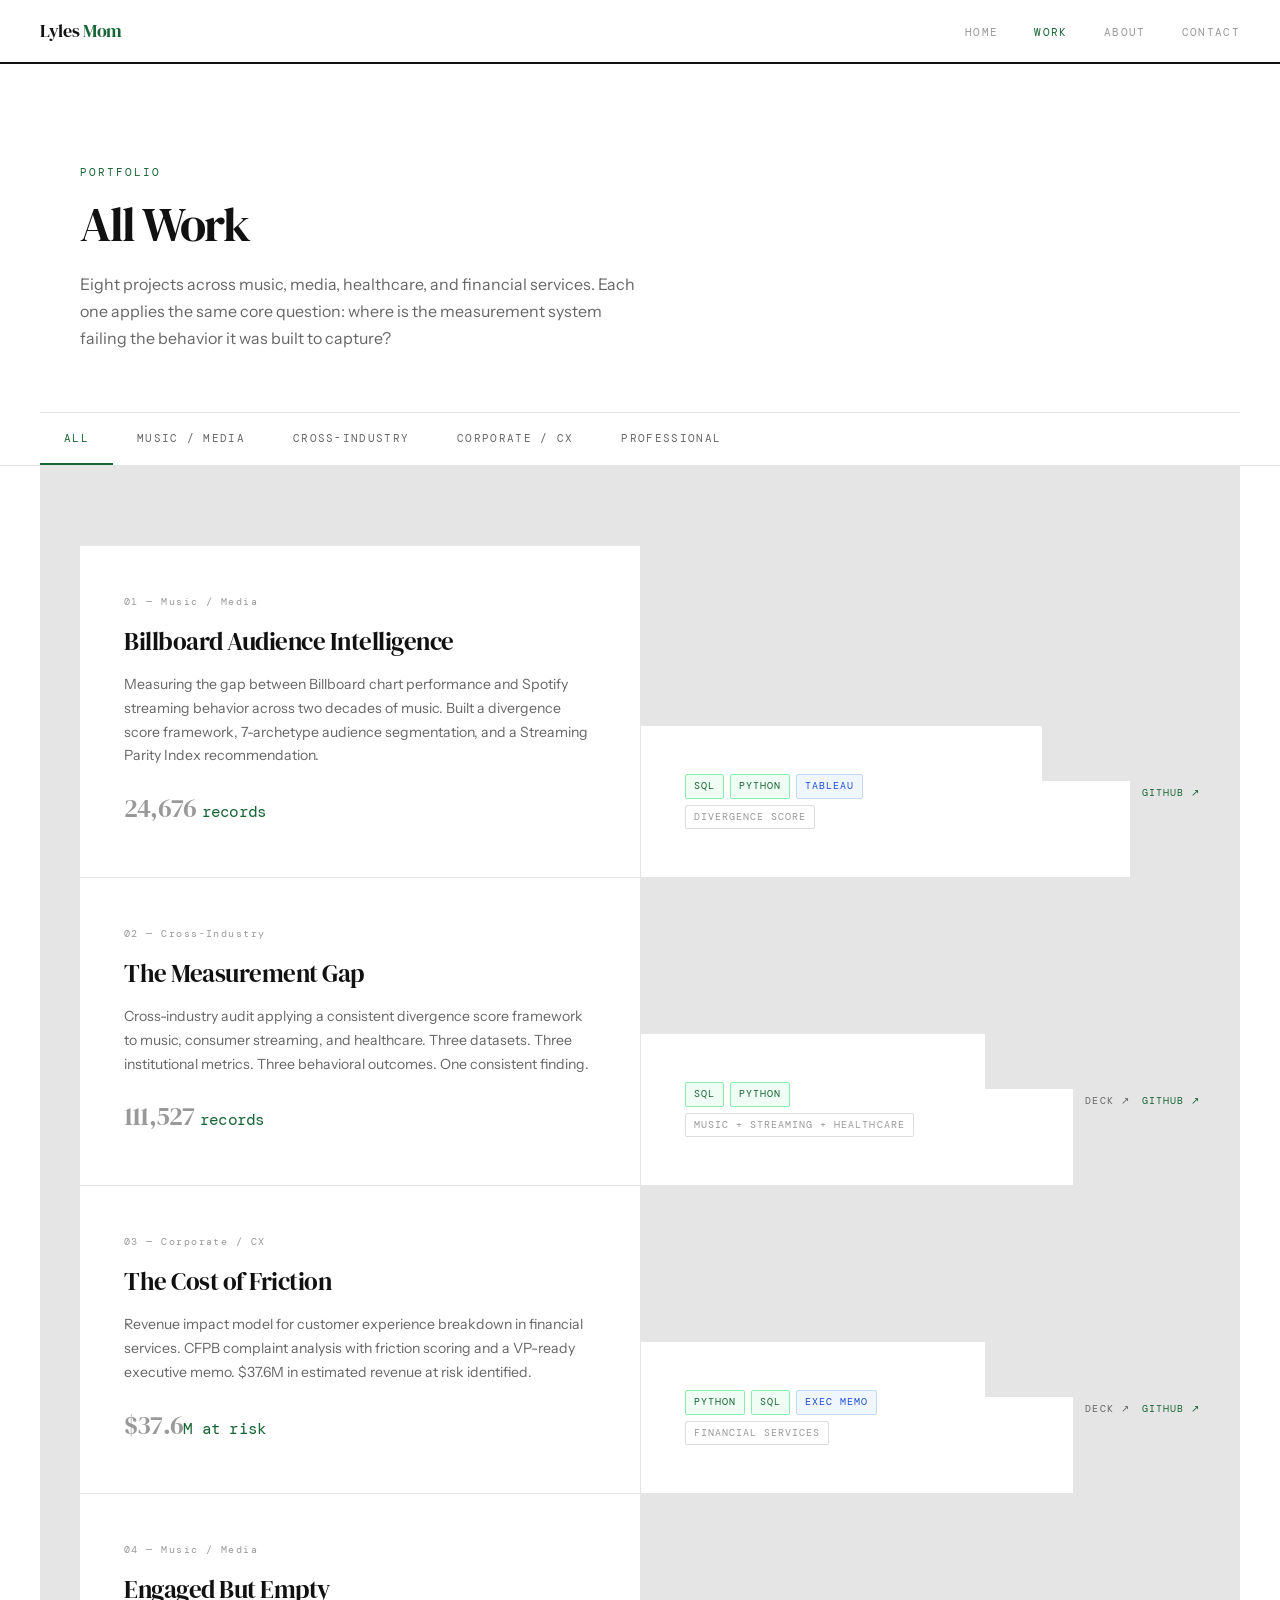
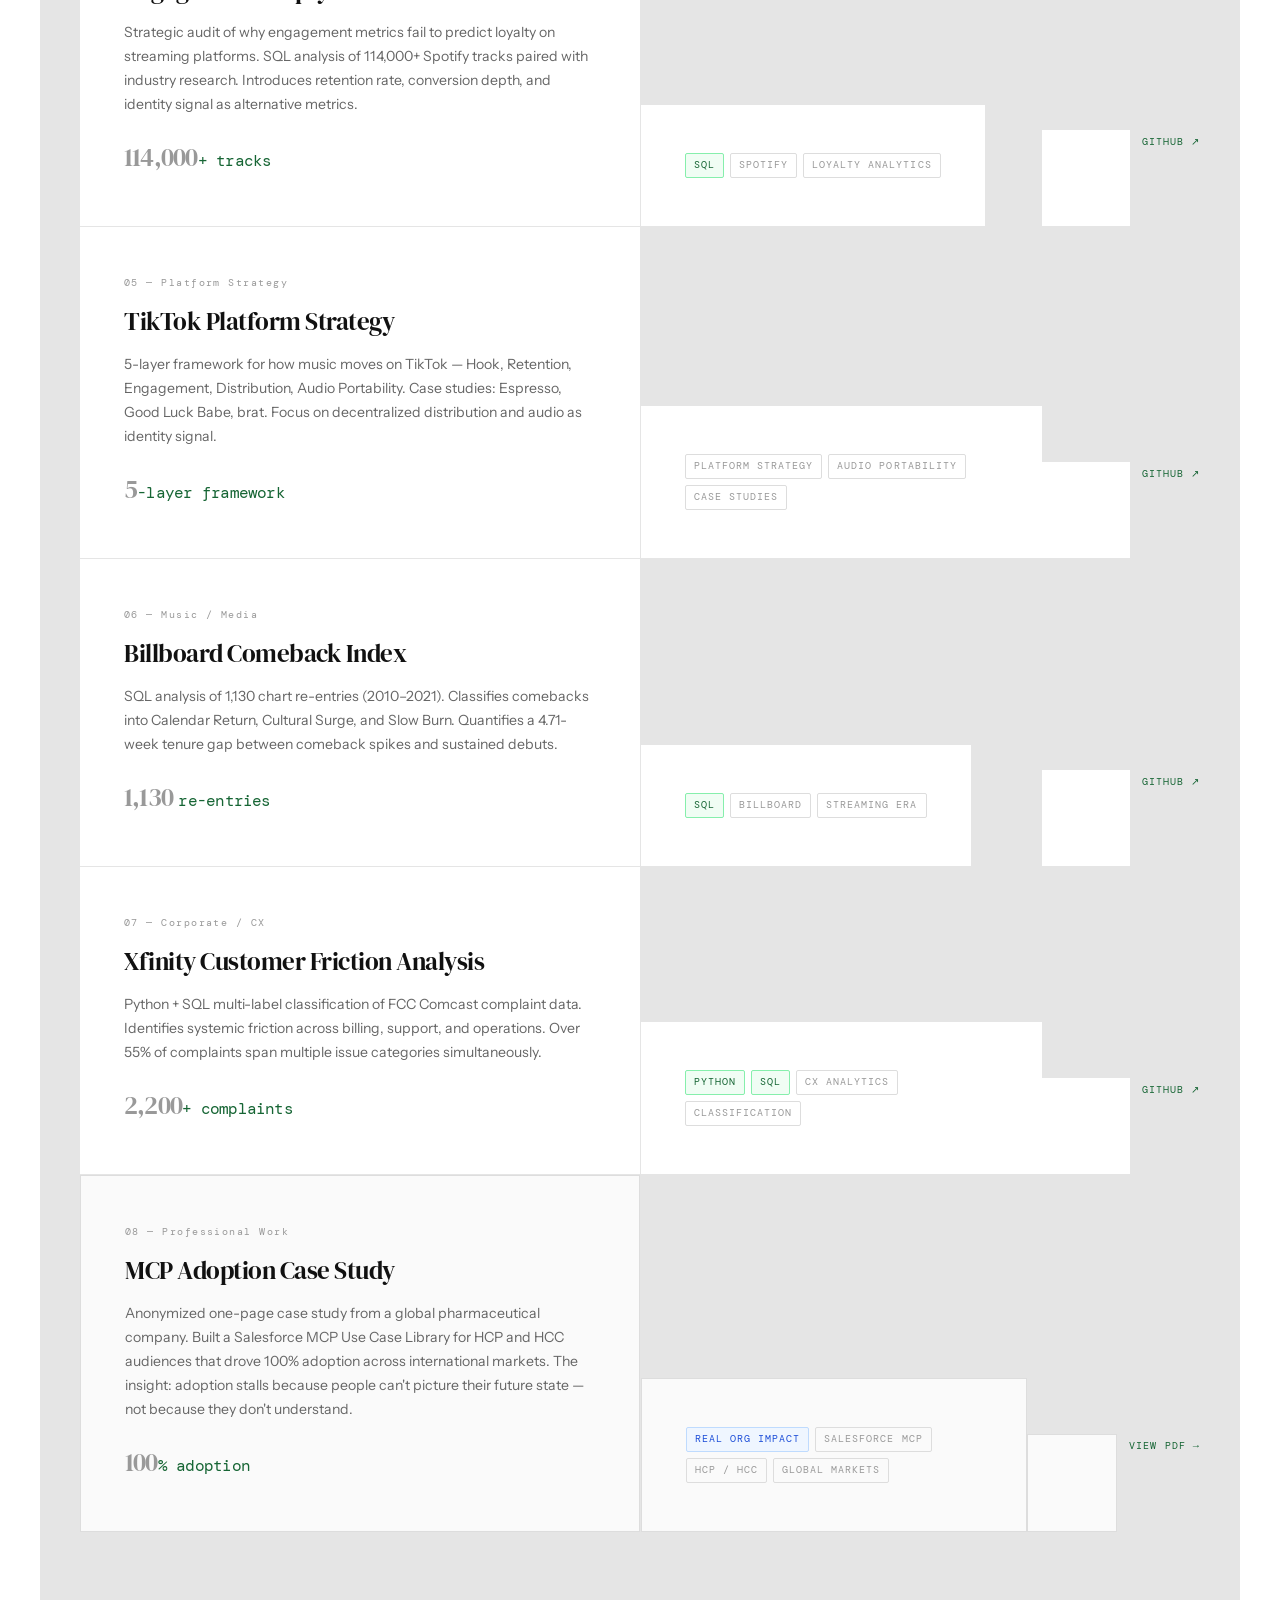
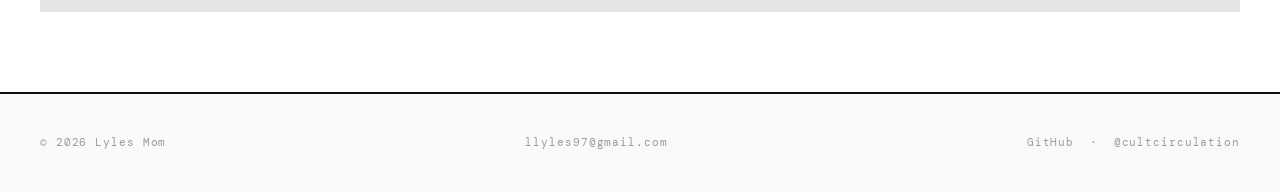
<file: work.html>
<!DOCTYPE html>
<html lang="en">
<head>
  <meta charset="UTF-8"/>
  <meta name="viewport" content="width=device-width, initial-scale=1.0"/>
  <title>Work — Lyles Mom</title>
  <link rel="stylesheet" href="style.css"/>
  <style>
    .work-hero {
      padding: 100px 40px 60px;
      border-bottom: 1px solid var(--border);
    }

    .work-hero .eyebrow { margin-bottom: 16px; }

    .work-intro {
      font-size: 1rem;
      color: var(--muted);
      max-width: 560px;
      margin-top: 20px;
      line-height: 1.7;
    }

    /* ── Filter tabs ───────────────────────────────────────── */
    .filter-bar {
      padding: 0 40px;
      border-bottom: 1px solid var(--border);
      display: flex;
      gap: 0;
      overflow-x: auto;
    }

    .filter-btn {
      font-family: var(--mono);
      font-size: 0.68rem;
      letter-spacing: 0.12em;
      text-transform: uppercase;
      color: var(--muted);
      padding: 18px 24px;
      border: none;
      background: none;
      cursor: pointer;
      border-bottom: 2px solid transparent;
      transition: all 0.2s;
      white-space: nowrap;
    }

    .filter-btn:hover { color: var(--white); }
    .filter-btn.active { color: var(--green); border-bottom-color: var(--green); }

    /* ── Project cards ─────────────────────────────────────── */
    .projects-grid {
      max-width: var(--max);
      margin: 0 auto;
      padding: 80px 40px;
      display: grid;
      grid-template-columns: repeat(auto-fill, minmax(520px, 1fr));
      gap: 1px;
      background: var(--border);
    }

    .project-card {
      background: var(--bg);
      padding: 48px 44px;
      display: flex;
      flex-direction: column;
      gap: 16px;
      transition: background 0.2s;
      text-decoration: none;
      color: inherit;
      position: relative;
      overflow: hidden;
    }

    .project-card::before {
      content: '';
      position: absolute;
      top: 0; left: 0;
      width: 3px;
      height: 0;
      background: var(--green);
      transition: height 0.3s ease;
    }

    .project-card:hover { background: var(--bg2); border-top: 2px solid var(--border2); }
    .project-card:hover::before { height: 100%; }

    .card-num {
      font-family: var(--mono);
      font-size: 0.65rem;
      letter-spacing: 0.14em;
      color: var(--muted2);
    }

    .card-title {
      font-family: var(--serif);
      font-size: 1.55rem;
      font-weight: 400;
      letter-spacing: -0.02em;
      line-height: 1.2;
      transition: color 0.2s;
    }

    .project-card:hover .card-title { color: var(--green); }

    .card-desc {
      font-size: 0.88rem;
      color: var(--muted);
      line-height: 1.7;
      flex: 1;
    }

    .card-meta {
      display: flex;
      justify-content: space-between;
      align-items: flex-end;
      margin-top: 8px;
    }

    .card-tags { display: flex; gap: 6px; flex-wrap: wrap; }

    .card-links {
      display: flex;
      gap: 12px;
      flex-shrink: 0;
    }

    .card-link {
      font-family: var(--mono);
      font-size: 0.65rem;
      letter-spacing: 0.1em;
      text-transform: uppercase;
      color: var(--muted);
      transition: color 0.2s;
      text-decoration: none;
      padding: 4px 0;
      border-bottom: 1px solid transparent;
    }

    .card-link:hover { color: var(--white); border-bottom-color: var(--white); }
    .card-link.primary { color: var(--green); }
    .card-link.primary:hover { border-bottom-color: var(--green); }

    .card-stat {
      font-family: var(--serif);
      font-size: 1.6rem;
      font-weight: 400;
      color: var(--muted2);
      letter-spacing: -0.03em;
      margin-top: 4px;
    }

    .card-stat span { color: var(--green); font-size: 1rem; font-family: var(--mono); }

    /* ── Case study card (special) ─────────────────────────── */
    .project-card.featured-card {
      background: var(--bg2); border-top: 2px solid var(--border2);
      border: 1px solid var(--border2);
    }

    @media (max-width: 768px) {
      .work-hero { padding: 60px 20px 40px; }
      .filter-bar { padding: 0 20px; }
      .projects-grid { padding: 40px 20px; grid-template-columns: 1fr; }
      .project-card { padding: 32px 24px; }
      .card-meta { flex-direction: column; align-items: flex-start; gap: 12px; }
    }
  </style>
</head>
<body>

<nav>
  <a class="nav-logo" href="index.html">Lyles <span>Mom</span></a>
  <ul class="nav-links">
    <li><a href="index.html">Home</a></li>
    <li><a href="work.html" class="active">Work</a></li>
    <li><a href="about.html">About</a></li>
    <li><a href="contact.html">Contact</a></li>
  </ul>
</nav>

<main class="page">

  <div class="work-hero container fade-up">
    <span class="eyebrow">Portfolio</span>
    <h1 class="section-title">All Work</h1>
    <p class="work-intro">Eight projects across music, media, healthcare, and financial services. Each one applies the same core question: where is the measurement system failing the behavior it was built to capture?</p>
  </div>

  <div class="filter-bar">
    <button class="filter-btn active" onclick="filterCards('all', this)">All</button>
    <button class="filter-btn" onclick="filterCards('music', this)">Music / Media</button>
    <button class="filter-btn" onclick="filterCards('cross', this)">Cross-Industry</button>
    <button class="filter-btn" onclick="filterCards('corporate', this)">Corporate / CX</button>
    <button class="filter-btn" onclick="filterCards('professional', this)">Professional</button>
  </div>

  <div class="projects-grid" id="projectsGrid">

    <!-- 01 Billboard Audience Intelligence -->
    <a class="project-card fade-up" data-category="music"
       href="https://github.com/llyles97-cmyk/billboard-audience-intelligence" target="_blank">
      <span class="card-num">01 — Music / Media</span>
      <h2 class="card-title">Billboard Audience Intelligence</h2>
      <p class="card-desc">Measuring the gap between Billboard chart performance and Spotify streaming behavior across two decades of music. Built a divergence score framework, 7-archetype audience segmentation, and a Streaming Parity Index recommendation.</p>
      <div class="card-stat">24,676 <span>records</span></div>
      <div class="card-meta">
        <div class="card-tags">
          <span class="tag green">SQL</span>
          <span class="tag green">Python</span>
          <span class="tag blue">Tableau</span>
          <span class="tag">Divergence Score</span>
        </div>
        <div class="card-links">
          <a href="https://github.com/llyles97-cmyk/billboard-audience-intelligence" target="_blank" class="card-link primary" onclick="e=>e.stopPropagation()">GitHub ↗</a>
        </div>
      </div>
    </a>

    <!-- 02 The Measurement Gap -->
    <a class="project-card fade-up delay-1" data-category="cross"
       href="https://github.com/llyles97-cmyk/measurement-gap" target="_blank">
      <span class="card-num">02 — Cross-Industry</span>
      <h2 class="card-title">The Measurement Gap</h2>
      <p class="card-desc">Cross-industry audit applying a consistent divergence score framework to music, consumer streaming, and healthcare. Three datasets. Three institutional metrics. Three behavioral outcomes. One consistent finding.</p>
      <div class="card-stat">111,527 <span>records</span></div>
      <div class="card-meta">
        <div class="card-tags">
          <span class="tag green">SQL</span>
          <span class="tag green">Python</span>
          <span class="tag">Music + Streaming + Healthcare</span>
        </div>
        <div class="card-links">
          <a href="https://gamma.app/docs/The-Measurement-Gap-av4yijrt8tctwd6" target="_blank" class="card-link">Deck ↗</a>
          <a href="https://github.com/llyles97-cmyk/measurement-gap" target="_blank" class="card-link primary">GitHub ↗</a>
        </div>
      </div>
    </a>

    <!-- 03 Cost of Friction -->
    <a class="project-card fade-up delay-2" data-category="corporate"
       href="https://github.com/llyles97-cmyk/cost-of-friction" target="_blank">
      <span class="card-num">03 — Corporate / CX</span>
      <h2 class="card-title">The Cost of Friction</h2>
      <p class="card-desc">Revenue impact model for customer experience breakdown in financial services. CFPB complaint analysis with friction scoring and a VP-ready executive memo. $37.6M in estimated revenue at risk identified.</p>
      <div class="card-stat">$37.6<span>M at risk</span></div>
      <div class="card-meta">
        <div class="card-tags">
          <span class="tag green">Python</span>
          <span class="tag green">SQL</span>
          <span class="tag blue">Exec Memo</span>
          <span class="tag">Financial Services</span>
        </div>
        <div class="card-links">
          <a href="https://gamma.app/docs/Quantifying-Revenue-at-Risk-from-Customer-Experience-Breakdown-in-jl8kkbumha0rr9h" target="_blank" class="card-link">Deck ↗</a>
          <a href="https://github.com/llyles97-cmyk/cost-of-friction" target="_blank" class="card-link primary">GitHub ↗</a>
        </div>
      </div>
    </a>

    <!-- 04 Engaged But Empty -->
    <a class="project-card fade-up" data-category="music"
       href="https://github.com/llyles97-cmyk/engaged-but-empty" target="_blank">
      <span class="card-num">04 — Music / Media</span>
      <h2 class="card-title">Engaged But Empty</h2>
      <p class="card-desc">Strategic audit of why engagement metrics fail to predict loyalty on streaming platforms. SQL analysis of 114,000+ Spotify tracks paired with industry research. Introduces retention rate, conversion depth, and identity signal as alternative metrics.</p>
      <div class="card-stat">114,000<span>+ tracks</span></div>
      <div class="card-meta">
        <div class="card-tags">
          <span class="tag green">SQL</span>
          <span class="tag">Spotify</span>
          <span class="tag">Loyalty Analytics</span>
        </div>
        <div class="card-links">
          <a href="https://github.com/llyles97-cmyk/engaged-but-empty" target="_blank" class="card-link primary">GitHub ↗</a>
        </div>
      </div>
    </a>

    <!-- 05 TikTok Platform Strategy -->
    <a class="project-card fade-up delay-1" data-category="music"
       href="https://github.com/llyles97-cmyk/platform-strategy-tiktok" target="_blank">
      <span class="card-num">05 — Platform Strategy</span>
      <h2 class="card-title">TikTok Platform Strategy</h2>
      <p class="card-desc">5-layer framework for how music moves on TikTok — Hook, Retention, Engagement, Distribution, Audio Portability. Case studies: Espresso, Good Luck Babe, brat. Focus on decentralized distribution and audio as identity signal.</p>
      <div class="card-stat">5<span>-layer framework</span></div>
      <div class="card-meta">
        <div class="card-tags">
          <span class="tag">Platform Strategy</span>
          <span class="tag">Audio Portability</span>
          <span class="tag">Case Studies</span>
        </div>
        <div class="card-links">
          <a href="https://github.com/llyles97-cmyk/platform-strategy-tiktok" target="_blank" class="card-link primary">GitHub ↗</a>
        </div>
      </div>
    </a>

    <!-- 06 Billboard Comeback Index -->
    <a class="project-card fade-up delay-2" data-category="music"
       href="https://github.com/llyles97-cmyk/billboard-comeback-index" target="_blank">
      <span class="card-num">06 — Music / Media</span>
      <h2 class="card-title">Billboard Comeback Index</h2>
      <p class="card-desc">SQL analysis of 1,130 chart re-entries (2010–2021). Classifies comebacks into Calendar Return, Cultural Surge, and Slow Burn. Quantifies a 4.71-week tenure gap between comeback spikes and sustained debuts.</p>
      <div class="card-stat">1,130 <span>re-entries</span></div>
      <div class="card-meta">
        <div class="card-tags">
          <span class="tag green">SQL</span>
          <span class="tag">Billboard</span>
          <span class="tag">Streaming Era</span>
        </div>
        <div class="card-links">
          <a href="https://github.com/llyles97-cmyk/billboard-comeback-index" target="_blank" class="card-link primary">GitHub ↗</a>
        </div>
      </div>
    </a>

    <!-- 07 Xfinity -->
    <a class="project-card fade-up" data-category="corporate"
       href="https://github.com/llyles97-cmyk/xfinity-customer-friction-analysis" target="_blank">
      <span class="card-num">07 — Corporate / CX</span>
      <h2 class="card-title">Xfinity Customer Friction Analysis</h2>
      <p class="card-desc">Python + SQL multi-label classification of FCC Comcast complaint data. Identifies systemic friction across billing, support, and operations. Over 55% of complaints span multiple issue categories simultaneously.</p>
      <div class="card-stat">2,200<span>+ complaints</span></div>
      <div class="card-meta">
        <div class="card-tags">
          <span class="tag green">Python</span>
          <span class="tag green">SQL</span>
          <span class="tag">CX Analytics</span>
          <span class="tag">Classification</span>
        </div>
        <div class="card-links">
          <a href="https://github.com/llyles97-cmyk/xfinity-customer-friction-analysis" target="_blank" class="card-link primary">GitHub ↗</a>
        </div>
      </div>
    </a>

    <!-- 08 MCP Case Study -->
    <a class="project-card featured-card fade-up delay-1" data-category="professional"
       href="about.html">
      <span class="card-num">08 — Professional Work</span>
      <h2 class="card-title">MCP Adoption Case Study</h2>
      <p class="card-desc">Anonymized one-page case study from a global pharmaceutical company. Built a Salesforce MCP Use Case Library for HCP and HCC audiences that drove 100% adoption across international markets. The insight: adoption stalls because people can't picture their future state — not because they don't understand.</p>
      <div class="card-stat">100<span>% adoption</span></div>
      <div class="card-meta">
        <div class="card-tags">
          <span class="tag blue">Real Org Impact</span>
          <span class="tag">Salesforce MCP</span>
          <span class="tag">HCP / HCC</span>
          <span class="tag">Global Markets</span>
        </div>
        <div class="card-links">
          <a href="about.html" class="card-link primary">View PDF →</a>
        </div>
      </div>
    </a>

  </div>

</main>

<footer>
  <p>© 2026 Lyles Mom</p>
  <p><a href="mailto:llyles97@gmail.com">llyles97@gmail.com</a></p>
  <p><a href="https://github.com/llyles97-cmyk" target="_blank">GitHub</a> &nbsp;·&nbsp; <a href="https://instagram.com/cultcirculation" target="_blank">@cultcirculation</a></p>
</footer>

<script>
function filterCards(cat, btn) {
  document.querySelectorAll('.filter-btn').forEach(b => b.classList.remove('active'));
  btn.classList.add('active');
  document.querySelectorAll('.project-card').forEach(card => {
    if (cat === 'all' || card.dataset.category === cat) {
      card.style.display = 'flex';
    } else {
      card.style.display = 'none';
    }
  });
}
</script>
</body>
</html>
</file>
<file: style.css>
@import url('https://fonts.googleapis.com/css2?family=DM+Serif+Display:ital@0;1&family=DM+Mono:wght@300;400;500&family=Instrument+Sans:ital,wght@0,400;0,500;0,600;1,400&display=swap');

*, *::before, *::after { box-sizing: border-box; margin: 0; padding: 0; }

:root {
  --bg:        #ffffff;
  --bg2:       #fafafa;
  --bg3:       #f4f4f4;
  --bg-green:  #f0fdf4;
  --border:    #e5e5e5;
  --border2:   #dddddd;
  --border3:   #cccccc;
  --green:     #166534;
  --green-mid: #15803d;
  --green-bg:  #f0fdf4;
  --teal:      #0f766e;
  --teal-bg:   #f0fdfa;
  --blue:      #1d4ed8;
  --blue-bg:   #eff6ff;
  --amber:     #b45309;
  --amber-bg:  #fffbeb;
  --black:     #111111;
  --muted:     #666666;
  --muted2:    #999999;
  --serif:     'DM Serif Display', Georgia, serif;
  --mono:      'DM Mono', 'Courier New', monospace;
  --sans:      'Instrument Sans', system-ui, sans-serif;
  --max:       1200px;
  --nav-h:     64px;
}

html { scroll-behavior: smooth; font-size: 16px; }
body {
  background: var(--bg);
  color: var(--black);
  font-family: var(--sans);
  line-height: 1.6;
  -webkit-font-smoothing: antialiased;
  overflow-x: hidden;
}
a { color: inherit; text-decoration: none; }
img { display: block; max-width: 100%; }

/* ── Nav ──────────────────────────────────────────────────── */
nav {
  position: fixed;
  top: 0; left: 0; right: 0;
  height: var(--nav-h);
  display: flex;
  align-items: center;
  justify-content: space-between;
  padding: 0 40px;
  border-bottom: 2px solid var(--black);
  background: rgba(255,255,255,0.97);
  backdrop-filter: blur(8px);
  z-index: 100;
}
.nav-logo { font-family: var(--serif); font-size: 1.1rem; letter-spacing: -0.02em; color: var(--black); }
.nav-logo span { color: var(--green); }
.nav-links { display: flex; gap: 36px; list-style: none; }
.nav-links a { font-family: var(--mono); font-size: 0.7rem; letter-spacing: 0.12em; text-transform: uppercase; color: var(--muted2); transition: color 0.2s; }
.nav-links a:hover { color: var(--black); }
.nav-links a.active { color: var(--green); }

/* ── Page wrapper ─────────────────────────────────────────── */
.page { padding-top: var(--nav-h); min-height: 100vh; }
.container { max-width: var(--max); margin: 0 auto; padding: 0 40px; }

/* ── Tags ─────────────────────────────────────────────────── */
.tag {
  display: inline-block;
  font-family: var(--mono);
  font-size: 0.65rem;
  letter-spacing: 0.1em;
  text-transform: uppercase;
  padding: 3px 8px;
  border: 1px solid var(--border2);
  color: var(--muted2);
  border-radius: 2px;
}
.tag.green  { border-color: #86efac; color: var(--green);  background: var(--green-bg); }
.tag.teal   { border-color: #99f6e4; color: var(--teal);   background: var(--teal-bg); }
.tag.blue   { border-color: #bfdbfe; color: var(--blue);   background: var(--blue-bg); }
.tag.amber  { border-color: #fde68a; color: var(--amber);  background: var(--amber-bg); }
/* backwards compat aliases */
.tag.red    { border-color: #86efac; color: var(--green);  background: var(--green-bg); }
.tag.gold   { border-color: #fde68a; color: var(--amber);  background: var(--amber-bg); }
.tag.cyan   { border-color: #bfdbfe; color: var(--blue);   background: var(--blue-bg); }
.tag.orange { border-color: #99f6e4; color: var(--teal);   background: var(--teal-bg); }
.tag.lime   { border-color: #fde68a; color: var(--amber);  background: var(--amber-bg); }
.tag.amber-tag { border-color: #fde68a; color: var(--amber); background: var(--amber-bg); }

/* ── Buttons ──────────────────────────────────────────────── */
.btn {
  display: inline-flex;
  align-items: center;
  gap: 8px;
  font-family: var(--mono);
  font-size: 0.7rem;
  letter-spacing: 0.1em;
  text-transform: uppercase;
  padding: 10px 20px;
  border: 1px solid var(--border2);
  color: var(--muted2);
  transition: all 0.2s;
  cursor: pointer;
  background: transparent;
}
.btn:hover { border-color: var(--black); color: var(--black); }
.btn.primary { border-color: var(--green); color: var(--green); }
.btn.primary:hover { background: var(--green); color: white; }

/* ── Section bar ──────────────────────────────────────────── */
.section-bar { display: flex; align-items: center; gap: 16px; padding: 10px 0; border-top: 2px solid var(--green); border-bottom: 1px solid var(--border); }
.section-bar-label { font-family: var(--mono); font-size: 0.65rem; letter-spacing: 0.2em; text-transform: uppercase; color: var(--green); font-weight: 500; }
.section-bar-line { flex: 1; height: 1px; background: var(--border); }
.issue-badge { font-family: var(--mono); font-size: 0.6rem; letter-spacing: 0.14em; text-transform: uppercase; color: var(--muted2); border: 1px solid var(--border2); padding: 3px 8px; }

/* ── Eyebrow ──────────────────────────────────────────────── */
.eyebrow { font-family: var(--mono); font-size: 0.7rem; letter-spacing: 0.18em; text-transform: uppercase; color: var(--green); display: block; margin-bottom: 12px; }
.section-title { font-family: var(--serif); font-size: clamp(2rem, 4vw, 3rem); font-weight: 400; line-height: 1.1; letter-spacing: -0.03em; color: var(--black); }

/* ── HR ───────────────────────────────────────────────────── */
.hr { border: none; border-top: 1px solid var(--border); margin: 80px 0; }

/* ── Fade up ──────────────────────────────────────────────── */
@keyframes fadeUp { from { opacity:0; transform:translateY(20px); } to { opacity:1; transform:translateY(0); } }
.fade-up { opacity:0; animation: fadeUp 0.6s ease forwards; }
.delay-1 { animation-delay: 0.1s; }
.delay-2 { animation-delay: 0.22s; }
.delay-3 { animation-delay: 0.36s; }
.delay-4 { animation-delay: 0.5s; }

/* ── Footer ───────────────────────────────────────────────── */
footer { border-top: 2px solid var(--black); padding: 40px; display: flex; justify-content: space-between; align-items: center; background: var(--bg2); margin-top: 80px; }
footer p { font-family: var(--mono); font-size: 0.7rem; color: var(--muted2); letter-spacing: 0.08em; }
footer a { color: var(--muted2); transition: color 0.2s; }
footer a:hover { color: var(--green); }

@media (max-width: 768px) {
  nav { padding: 0 20px; }
  .container { padding: 0 20px; }
  .nav-links { gap: 20px; }
  footer { flex-direction: column; gap: 12px; text-align: center; padding: 24px 20px; }
}
</file>
